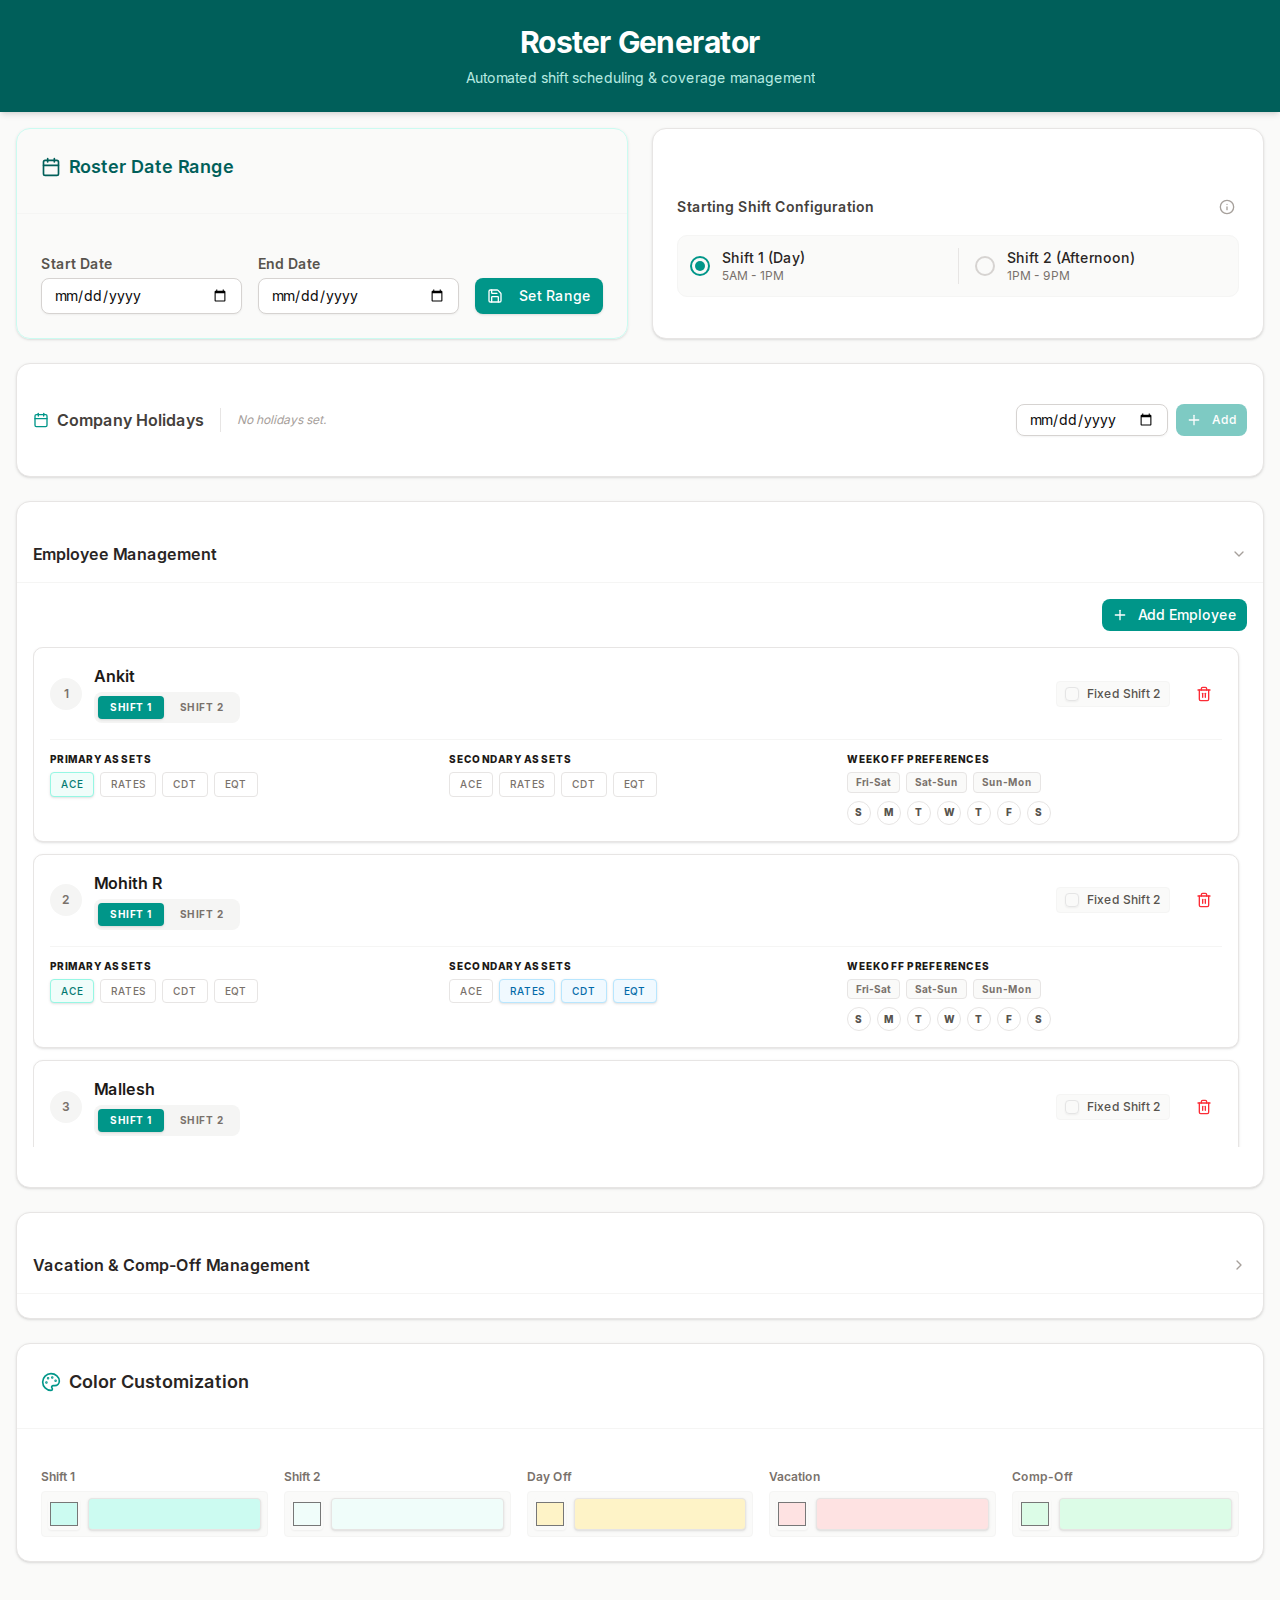
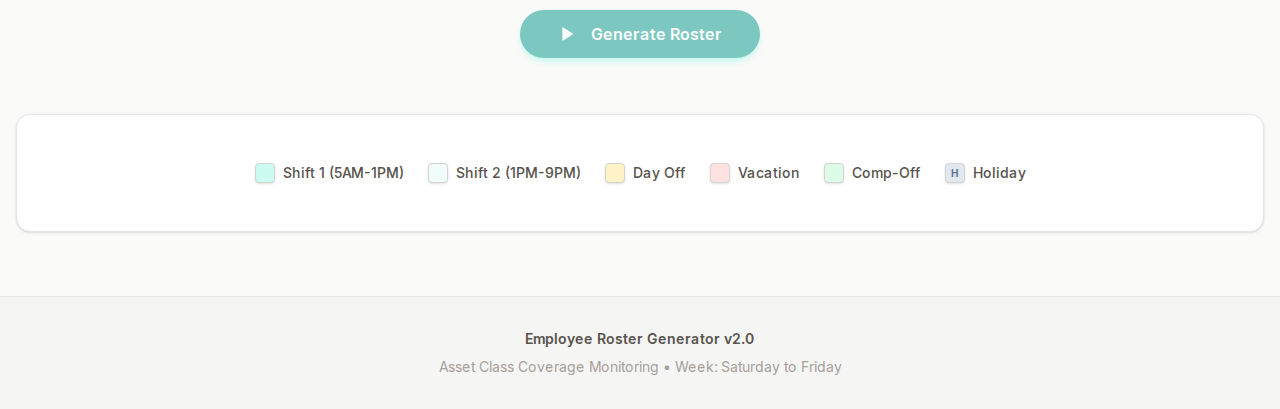
<file: index.html>
<!DOCTYPE html><!--U005BlC4rlbF1I7o70RGb--><html lang="en"><head><meta charSet="utf-8"/><meta name="viewport" content="width=device-width, initial-scale=1"/><link rel="preload" href="/_next/static/media/83afe278b6a6bb3c-s.p.3a6ba036.woff2" as="font" crossorigin="" type="font/woff2"/><link rel="stylesheet" href="/_next/static/chunks/4e20891f2fd03463.css" data-precedence="next"/><link rel="stylesheet" href="/_next/static/chunks/885c00aadb313e9b.css" data-precedence="next"/><link rel="preload" as="script" fetchPriority="low" href="/_next/static/chunks/5f8e11d2476d2135.js"/><script src="/_next/static/chunks/752bea8c8f15cedd.js" async=""></script><script src="/_next/static/chunks/2afe00f9d3940c69.js" async=""></script><script src="/_next/static/chunks/turbopack-476541d6382ac13f.js" async=""></script><script src="/_next/static/chunks/42879de7b8087bc9.js" async=""></script><script src="/_next/static/chunks/d5bd4b455ca67fe6.js" async=""></script><meta name="next-size-adjust" content=""/><title>Roster Maker | CITI Team - IBM</title><meta name="description" content="Automated shift scheduling system for asset class monitoring teams"/><meta name="generator" content="v0.app"/><link rel="icon" href="/icon.svg?icon.84f59611.svg" sizes="any" type="image/svg+xml"/><script src="/_next/static/chunks/a6dad97d9634a72d.js" noModule=""></script></head><body class="inter_5972bc34-module__OU16Qa__className antialiased"><div hidden=""><!--$--><!--/$--></div><!--$--><!--/$--><script src="/_next/static/chunks/5f8e11d2476d2135.js" id="_R_" async=""></script><script>(self.__next_f=self.__next_f||[]).push([0])</script><script>self.__next_f.push([1,"1:\"$Sreact.fragment\"\n2:I[39756,[\"/_next/static/chunks/42879de7b8087bc9.js\"],\"default\"]\n3:I[37457,[\"/_next/static/chunks/42879de7b8087bc9.js\"],\"default\"]\n4:I[2886,[\"/_next/static/chunks/d5bd4b455ca67fe6.js\"],\"RosterGeneratorApp\"]\n5:I[97367,[\"/_next/static/chunks/42879de7b8087bc9.js\"],\"OutletBoundary\"]\n6:\"$Sreact.suspense\"\n8:I[97367,[\"/_next/static/chunks/42879de7b8087bc9.js\"],\"ViewportBoundary\"]\na:I[97367,[\"/_next/static/chunks/42879de7b8087bc9.js\"],\"MetadataBoundary\"]\nc:I[68027,[],\"default\"]\n:HL[\"/_next/static/chunks/4e20891f2fd03463.css\",\"style\"]\n:HL[\"/_next/static/chunks/885c00aadb313e9b.css\",\"style\"]\n:HL[\"/_next/static/media/83afe278b6a6bb3c-s.p.3a6ba036.woff2\",\"font\",{\"crossOrigin\":\"\",\"type\":\"font/woff2\"}]\n"])</script><script>self.__next_f.push([1,"0:{\"P\":null,\"b\":\"U005BlC4rlbF1I7o70RGb\",\"c\":[\"\",\"\"],\"q\":\"\",\"i\":false,\"f\":[[[\"\",{\"children\":[\"__PAGE__\",{}]},\"$undefined\",\"$undefined\",true],[[\"$\",\"$1\",\"c\",{\"children\":[[[\"$\",\"link\",\"0\",{\"rel\":\"stylesheet\",\"href\":\"/_next/static/chunks/4e20891f2fd03463.css\",\"precedence\":\"next\",\"crossOrigin\":\"$undefined\",\"nonce\":\"$undefined\"}],[\"$\",\"link\",\"1\",{\"rel\":\"stylesheet\",\"href\":\"/_next/static/chunks/885c00aadb313e9b.css\",\"precedence\":\"next\",\"crossOrigin\":\"$undefined\",\"nonce\":\"$undefined\"}]],[\"$\",\"html\",null,{\"lang\":\"en\",\"children\":[\"$\",\"body\",null,{\"className\":\"inter_5972bc34-module__OU16Qa__className antialiased\",\"children\":[\"$\",\"$L2\",null,{\"parallelRouterKey\":\"children\",\"error\":\"$undefined\",\"errorStyles\":\"$undefined\",\"errorScripts\":\"$undefined\",\"template\":[\"$\",\"$L3\",null,{}],\"templateStyles\":\"$undefined\",\"templateScripts\":\"$undefined\",\"notFound\":[[[\"$\",\"title\",null,{\"children\":\"404: This page could not be found.\"}],[\"$\",\"div\",null,{\"style\":{\"fontFamily\":\"system-ui,\\\"Segoe UI\\\",Roboto,Helvetica,Arial,sans-serif,\\\"Apple Color Emoji\\\",\\\"Segoe UI Emoji\\\"\",\"height\":\"100vh\",\"textAlign\":\"center\",\"display\":\"flex\",\"flexDirection\":\"column\",\"alignItems\":\"center\",\"justifyContent\":\"center\"},\"children\":[\"$\",\"div\",null,{\"children\":[[\"$\",\"style\",null,{\"dangerouslySetInnerHTML\":{\"__html\":\"body{color:#000;background:#fff;margin:0}.next-error-h1{border-right:1px solid rgba(0,0,0,.3)}@media (prefers-color-scheme:dark){body{color:#fff;background:#000}.next-error-h1{border-right:1px solid rgba(255,255,255,.3)}}\"}}],[\"$\",\"h1\",null,{\"className\":\"next-error-h1\",\"style\":{\"display\":\"inline-block\",\"margin\":\"0 20px 0 0\",\"padding\":\"0 23px 0 0\",\"fontSize\":24,\"fontWeight\":500,\"verticalAlign\":\"top\",\"lineHeight\":\"49px\"},\"children\":404}],[\"$\",\"div\",null,{\"style\":{\"display\":\"inline-block\"},\"children\":[\"$\",\"h2\",null,{\"style\":{\"fontSize\":14,\"fontWeight\":400,\"lineHeight\":\"49px\",\"margin\":0},\"children\":\"This page could not be found.\"}]}]]}]}]],[]],\"forbidden\":\"$undefined\",\"unauthorized\":\"$undefined\"}]}]}]]}],{\"children\":[[\"$\",\"$1\",\"c\",{\"children\":[[\"$\",\"$L4\",null,{}],[[\"$\",\"script\",\"script-0\",{\"src\":\"/_next/static/chunks/d5bd4b455ca67fe6.js\",\"async\":true,\"nonce\":\"$undefined\"}]],[\"$\",\"$L5\",null,{\"children\":[\"$\",\"$6\",null,{\"name\":\"Next.MetadataOutlet\",\"children\":\"$@7\"}]}]]}],{},null,false,false]},null,false,false],[\"$\",\"$1\",\"h\",{\"children\":[null,[\"$\",\"$L8\",null,{\"children\":\"$@9\"}],[\"$\",\"div\",null,{\"hidden\":true,\"children\":[\"$\",\"$La\",null,{\"children\":[\"$\",\"$6\",null,{\"name\":\"Next.Metadata\",\"children\":\"$@b\"}]}]}],[\"$\",\"meta\",null,{\"name\":\"next-size-adjust\",\"content\":\"\"}]]}],false]],\"m\":\"$undefined\",\"G\":[\"$c\",[]],\"S\":true}\n"])</script><script>self.__next_f.push([1,"9:[[\"$\",\"meta\",\"0\",{\"charSet\":\"utf-8\"}],[\"$\",\"meta\",\"1\",{\"name\":\"viewport\",\"content\":\"width=device-width, initial-scale=1\"}]]\n"])</script><script>self.__next_f.push([1,"d:I[27201,[\"/_next/static/chunks/42879de7b8087bc9.js\"],\"IconMark\"]\nb:[[\"$\",\"title\",\"0\",{\"children\":\"Roster Maker | CITI Team - IBM\"}],[\"$\",\"meta\",\"1\",{\"name\":\"description\",\"content\":\"Automated shift scheduling system for asset class monitoring teams\"}],[\"$\",\"meta\",\"2\",{\"name\":\"generator\",\"content\":\"v0.app\"}],[\"$\",\"link\",\"3\",{\"rel\":\"icon\",\"href\":\"/icon.svg?icon.84f59611.svg\",\"sizes\":\"any\",\"type\":\"image/svg+xml\"}],[\"$\",\"$Ld\",\"4\",{}]]\n7:null\n"])</script></body></html>
</file>
<file: _next/static/chunks/4e20891f2fd03463.css>
@font-face{font-family:Inter;font-style:normal;font-weight:100 900;font-display:swap;src:url(../media/2c55a0e60120577a-s.2a48534a.woff2)format("woff2");unicode-range:U+460-52F,U+1C80-1C8A,U+20B4,U+2DE0-2DFF,U+A640-A69F,U+FE2E-FE2F}@font-face{font-family:Inter;font-style:normal;font-weight:100 900;font-display:swap;src:url(../media/9c72aa0f40e4eef8-s.18a48cbc.woff2)format("woff2");unicode-range:U+301,U+400-45F,U+490-491,U+4B0-4B1,U+2116}@font-face{font-family:Inter;font-style:normal;font-weight:100 900;font-display:swap;src:url(../media/ad66f9afd8947f86-s.7a40eb73.woff2)format("woff2");unicode-range:U+1F??}@font-face{font-family:Inter;font-style:normal;font-weight:100 900;font-display:swap;src:url(../media/5476f68d60460930-s.c995e352.woff2)format("woff2");unicode-range:U+370-377,U+37A-37F,U+384-38A,U+38C,U+38E-3A1,U+3A3-3FF}@font-face{font-family:Inter;font-style:normal;font-weight:100 900;font-display:swap;src:url(../media/2bbe8d2671613f1f-s.76dcb0b2.woff2)format("woff2");unicode-range:U+102-103,U+110-111,U+128-129,U+168-169,U+1A0-1A1,U+1AF-1B0,U+300-301,U+303-304,U+308-309,U+323,U+329,U+1EA0-1EF9,U+20AB}@font-face{font-family:Inter;font-style:normal;font-weight:100 900;font-display:swap;src:url(../media/1bffadaabf893a1e-s.7cd81963.woff2)format("woff2");unicode-range:U+100-2BA,U+2BD-2C5,U+2C7-2CC,U+2CE-2D7,U+2DD-2FF,U+304,U+308,U+329,U+1D00-1DBF,U+1E00-1E9F,U+1EF2-1EFF,U+2020,U+20A0-20AB,U+20AD-20C0,U+2113,U+2C60-2C7F,U+A720-A7FF}@font-face{font-family:Inter;font-style:normal;font-weight:100 900;font-display:swap;src:url(../media/83afe278b6a6bb3c-s.p.3a6ba036.woff2)format("woff2");unicode-range:U+??,U+131,U+152-153,U+2BB-2BC,U+2C6,U+2DA,U+2DC,U+304,U+308,U+329,U+2000-206F,U+20AC,U+2122,U+2191,U+2193,U+2212,U+2215,U+FEFF,U+FFFD}@font-face{font-family:Inter Fallback;src:local(Arial);ascent-override:90.44%;descent-override:22.52%;line-gap-override:0.0%;size-adjust:107.12%}.inter_5972bc34-module__OU16Qa__className{font-family:Inter,Inter Fallback;font-style:normal}
</file>
<file: _next/static/chunks/885c00aadb313e9b.css>
@layer properties{@supports (((-webkit-hyphens:none)) and (not (margin-trim:inline))) or ((-moz-orient:inline) and (not (color:rgb(from red r g b)))){*,:before,:after,::backdrop{--tw-translate-x:0;--tw-translate-y:0;--tw-translate-z:0;--tw-scale-x:1;--tw-scale-y:1;--tw-scale-z:1;--tw-rotate-x:initial;--tw-rotate-y:initial;--tw-rotate-z:initial;--tw-skew-x:initial;--tw-skew-y:initial;--tw-pan-x:initial;--tw-pan-y:initial;--tw-pinch-zoom:initial;--tw-space-y-reverse:0;--tw-space-x-reverse:0;--tw-divide-x-reverse:0;--tw-border-style:solid;--tw-divide-y-reverse:0;--tw-leading:initial;--tw-font-weight:initial;--tw-tracking:initial;--tw-ordinal:initial;--tw-slashed-zero:initial;--tw-numeric-figure:initial;--tw-numeric-spacing:initial;--tw-numeric-fraction:initial;--tw-shadow:0 0 #0000;--tw-shadow-color:initial;--tw-shadow-alpha:100%;--tw-inset-shadow:0 0 #0000;--tw-inset-shadow-color:initial;--tw-inset-shadow-alpha:100%;--tw-ring-color:initial;--tw-ring-shadow:0 0 #0000;--tw-inset-ring-color:initial;--tw-inset-ring-shadow:0 0 #0000;--tw-ring-inset:initial;--tw-ring-offset-width:0px;--tw-ring-offset-color:#fff;--tw-ring-offset-shadow:0 0 #0000;--tw-outline-style:solid;--tw-blur:initial;--tw-brightness:initial;--tw-contrast:initial;--tw-grayscale:initial;--tw-hue-rotate:initial;--tw-invert:initial;--tw-opacity:initial;--tw-saturate:initial;--tw-sepia:initial;--tw-drop-shadow:initial;--tw-drop-shadow-color:initial;--tw-drop-shadow-alpha:100%;--tw-drop-shadow-size:initial;--tw-backdrop-blur:initial;--tw-backdrop-brightness:initial;--tw-backdrop-contrast:initial;--tw-backdrop-grayscale:initial;--tw-backdrop-hue-rotate:initial;--tw-backdrop-invert:initial;--tw-backdrop-opacity:initial;--tw-backdrop-saturate:initial;--tw-backdrop-sepia:initial;--tw-duration:initial;--tw-ease:initial;--tw-content:"";--tw-animation-delay:0s;--tw-animation-direction:normal;--tw-animation-duration:initial;--tw-animation-fill-mode:forwards;--tw-animation-iteration-count:1;--tw-enter-opacity:1;--tw-enter-rotate:0;--tw-enter-scale:1;--tw-enter-translate-x:0;--tw-enter-translate-y:0;--tw-exit-opacity:1;--tw-exit-rotate:0;--tw-exit-scale:1;--tw-exit-translate-x:0;--tw-exit-translate-y:0}}}@layer theme{:root,:host{--font-mono:ui-monospace,SFMono-Regular,Menlo,Monaco,Consolas,"Liberation Mono","Courier New",monospace;--color-red-50:#fef2f2;--color-red-300:#ffa3a3;--color-red-400:#ff6568;--color-red-500:#fb2c36;--color-red-600:#e40014;--color-red-700:#bf000f;--color-amber-100:#fef3c6;--color-amber-200:#fee685;--color-amber-300:#ffd236;--color-amber-800:#953d00;--color-emerald-50:#ecfdf5;--color-emerald-200:#a4f4cf;--color-emerald-500:#00bb7f;--color-emerald-600:#009767;--color-emerald-700:#007956;--color-teal-50:#f0fdfa;--color-teal-100:#cbfbf1;--color-teal-200:#96f7e4;--color-teal-500:#00baa7;--color-teal-600:#009588;--color-teal-700:#00776e;--color-teal-800:#005f5a;--color-sky-50:#f0f9ff;--color-sky-200:#b8e6fe;--color-sky-600:#0084cc;--color-sky-700:#0069a4;--color-rose-50:#fff1f2;--color-rose-100:#ffe4e6;--color-rose-200:#ffccd3;--color-rose-500:#ff2357;--color-rose-600:#e70044;--color-rose-700:#c20039;--color-rose-800:#a30037;--color-slate-500:#62748e;--color-stone-50:#fafaf9;--color-stone-100:#f5f5f4;--color-stone-200:#e7e5e4;--color-stone-300:#d6d3d1;--color-stone-400:#a6a09b;--color-stone-500:#79716b;--color-stone-600:#57534d;--color-stone-700:#44403b;--color-stone-800:#292524;--color-stone-900:#1c1917;--color-stone-950:#0c0a09;--color-black:#000;--color-white:#fff;--spacing:.25rem;--container-sm:24rem;--container-lg:32rem;--container-7xl:80rem;--text-xs:.75rem;--text-xs--line-height:calc(1/.75);--text-sm:.875rem;--text-sm--line-height:calc(1.25/.875);--text-base:1rem;--text-base--line-height:calc(1.5/1);--text-lg:1.125rem;--text-lg--line-height:calc(1.75/1.125);--text-3xl:1.875rem;--text-3xl--line-height:calc(2.25/1.875);--font-weight-normal:400;--font-weight-medium:500;--font-weight-semibold:600;--font-weight-bold:700;--font-weight-extrabold:800;--tracking-tight:-.025em;--tracking-wide:.025em;--tracking-wider:.05em;--tracking-widest:.1em;--leading-snug:1.375;--leading-normal:1.5;--leading-relaxed:1.625;--radius-xs:.125rem;--ease-in-out:cubic-bezier(.4,0,.2,1);--animate-spin:spin 1s linear infinite;--animate-pulse:pulse 2s cubic-bezier(.4,0,.6,1)infinite;--aspect-video:16/9;--default-transition-duration:.15s;--default-transition-timing-function:cubic-bezier(.4,0,.2,1);--default-font-family:"Inter",system-ui,sans-serif;--default-mono-font-family:var(--font-mono);--color-border:var(--border)}@supports (color:lab(0% 0 0)){:root,:host{--color-red-50:lab(96.5005% 4.18511 1.52329);--color-red-300:lab(76.5514% 36.4219 15.5335);--color-red-400:lab(63.7053% 60.7449 31.3109);--color-red-500:lab(55.4814% 75.0732 48.8528);--color-red-600:lab(48.4493% 77.4328 61.5452);--color-red-700:lab(40.4273% 67.2623 53.7441);--color-amber-100:lab(95.916% -1.2165 23.111);--color-amber-200:lab(91.7203% -.505269 49.9084);--color-amber-300:lab(86.4156% 6.13147 78.3961);--color-amber-800:lab(37.8823% 37.1699 52.2718);--color-emerald-50:lab(97.8462% -6.94963 1.85487);--color-emerald-200:lab(90.2247% -31.039 9.47084);--color-emerald-500:lab(66.9756% -58.27 19.5419);--color-emerald-600:lab(55.0481% -49.9246 15.93);--color-emerald-700:lab(44.4871% -41.0396 11.0361);--color-teal-50:lab(98.3189% -4.74921 -.111723);--color-teal-100:lab(95.1845% -17.4212 -.425434);--color-teal-200:lab(90.7612% -33.1343 -.542295);--color-teal-500:lab(67.3859% -49.0983 -2.63511);--color-teal-600:lab(55.0223% -41.0774 -3.90277);--color-teal-700:lab(44.4134% -33.1436 -4.22149);--color-teal-800:lab(35.5975% -26.6648 -4.34487);--color-sky-50:lab(97.3623% -2.33799 -4.13098);--color-sky-200:lab(88.6983% -11.3978 -16.8488);--color-sky-600:lab(51.7754% -11.4713 -49.8349);--color-sky-700:lab(41.6013% -9.10804 -42.5648);--color-rose-50:lab(96.2369% 4.94152 1.28012);--color-rose-100:lab(92.8221% 9.86832 2.60077);--color-rose-200:lab(86.806% 19.1909 4.07754);--color-rose-500:lab(56.101% 79.4329 31.4532);--color-rose-600:lab(49.1882% 81.577 36.0311);--color-rose-700:lab(41.1651% 71.6251 30.3087);--color-rose-800:lab(34.6481% 60.802 20.1957);--color-slate-500:lab(48.0876% -2.03595 -16.5814);--color-stone-50:lab(98.2686% -.0991821 .364304);--color-stone-100:lab(96.5286% -.0991821 .36428);--color-stone-200:lab(91.055% .663072 .865591);--color-stone-300:lab(84.7909% .928015 1.59738);--color-stone-400:lab(66.2166% 1.88047 3.20325);--color-stone-500:lab(48.1164% 2.35698 4.26853);--color-stone-600:lab(35.5168% 1.08606 4.07829);--color-stone-700:lab(27.3812% 1.32917 3.57789);--color-stone-800:lab(15.0353% 1.96067 1.53427);--color-stone-900:lab(9.03835% 1.15297 1.92955);--color-stone-950:lab(2.86037% .455312 .568903)}}}@layer base{*,:after,:before,::backdrop{box-sizing:border-box;border:0 solid;margin:0;padding:0}::file-selector-button{box-sizing:border-box;border:0 solid;margin:0;padding:0}html,:host{-webkit-text-size-adjust:100%;tab-size:4;line-height:1.5;font-family:var(--default-font-family,ui-sans-serif,system-ui,sans-serif,"Apple Color Emoji","Segoe UI Emoji","Segoe UI Symbol","Noto Color Emoji");font-feature-settings:var(--default-font-feature-settings,normal);font-variation-settings:var(--default-font-variation-settings,normal);-webkit-tap-highlight-color:transparent}hr{height:0;color:inherit;border-top-width:1px}abbr:where([title]){-webkit-text-decoration:underline dotted;text-decoration:underline dotted}h1,h2,h3,h4,h5,h6{font-size:inherit;font-weight:inherit}a{color:inherit;-webkit-text-decoration:inherit;-webkit-text-decoration:inherit;-webkit-text-decoration:inherit;-webkit-text-decoration:inherit;text-decoration:inherit}b,strong{font-weight:bolder}code,kbd,samp,pre{font-family:var(--default-mono-font-family,ui-monospace,SFMono-Regular,Menlo,Monaco,Consolas,"Liberation Mono","Courier New",monospace);font-feature-settings:var(--default-mono-font-feature-settings,normal);font-variation-settings:var(--default-mono-font-variation-settings,normal);font-size:1em}small{font-size:80%}sub,sup{vertical-align:baseline;font-size:75%;line-height:0;position:relative}sub{bottom:-.25em}sup{top:-.5em}table{text-indent:0;border-color:inherit;border-collapse:collapse}:-moz-focusring{outline:auto}progress{vertical-align:baseline}summary{display:list-item}ol,ul,menu{list-style:none}img,svg,video,canvas,audio,iframe,embed,object{vertical-align:middle;display:block}img,video{max-width:100%;height:auto}button,input,select,optgroup,textarea{font:inherit;font-feature-settings:inherit;font-variation-settings:inherit;letter-spacing:inherit;color:inherit;opacity:1;background-color:#0000;border-radius:0}::file-selector-button{font:inherit;font-feature-settings:inherit;font-variation-settings:inherit;letter-spacing:inherit;color:inherit;opacity:1;background-color:#0000;border-radius:0}:where(select:is([multiple],[size])) optgroup{font-weight:bolder}:where(select:is([multiple],[size])) optgroup option{padding-inline-start:20px}::file-selector-button{margin-inline-end:4px}::placeholder{opacity:1}@supports (not ((-webkit-appearance:-apple-pay-button))) or (contain-intrinsic-size:1px){::placeholder{color:currentColor}@supports (color:color-mix(in lab, red, red)){::placeholder{color:color-mix(in oklab,currentcolor 50%,transparent)}}}textarea{resize:vertical}::-webkit-search-decoration{-webkit-appearance:none}::-webkit-date-and-time-value{min-height:1lh;text-align:inherit}::-webkit-datetime-edit{display:inline-flex}::-webkit-datetime-edit-fields-wrapper{padding:0}::-webkit-datetime-edit{padding-block:0}::-webkit-datetime-edit-year-field{padding-block:0}::-webkit-datetime-edit-month-field{padding-block:0}::-webkit-datetime-edit-day-field{padding-block:0}::-webkit-datetime-edit-hour-field{padding-block:0}::-webkit-datetime-edit-minute-field{padding-block:0}::-webkit-datetime-edit-second-field{padding-block:0}::-webkit-datetime-edit-millisecond-field{padding-block:0}::-webkit-datetime-edit-meridiem-field{padding-block:0}::-webkit-calendar-picker-indicator{line-height:1}:-moz-ui-invalid{box-shadow:none}button,input:where([type=button],[type=reset],[type=submit]){appearance:button}::file-selector-button{appearance:button}::-webkit-inner-spin-button{height:auto}::-webkit-outer-spin-button{height:auto}[hidden]:where(:not([hidden=until-found])){display:none!important}*{border-color:var(--border);outline-color:var(--ring)}@supports (color:color-mix(in lab, red, red)){*{outline-color:color-mix(in oklab,var(--ring)50%,transparent)}}body{background-color:var(--background);color:var(--foreground)}}@layer components;@layer utilities{.\@container\/card-header{container:card-header/inline-size}.\@container\/field-group{container:field-group/inline-size}.pointer-events-auto{pointer-events:auto}.pointer-events-none{pointer-events:none}.collapse{visibility:collapse}.invisible{visibility:hidden}.visible{visibility:visible}.sr-only{clip-path:inset(50%);white-space:nowrap;border-width:0;width:1px;height:1px;margin:-1px;padding:0;position:absolute;overflow:hidden}.not-sr-only{clip-path:none;white-space:normal;width:auto;height:auto;margin:0;padding:0;position:static;overflow:visible}.absolute{position:absolute}.fixed{position:fixed}.relative{position:relative}.static{position:static}.sticky{position:sticky}.inset-0{inset:calc(var(--spacing)*0)}.inset-x-0{inset-inline:calc(var(--spacing)*0)}.inset-y-0{inset-block:calc(var(--spacing)*0)}.-top-12{top:calc(var(--spacing)*-12)}.top-0{top:calc(var(--spacing)*0)}.top-1\.5{top:calc(var(--spacing)*1.5)}.top-1\/2{top:50%}.top-2{top:calc(var(--spacing)*2)}.top-3\.5{top:calc(var(--spacing)*3.5)}.top-4{top:calc(var(--spacing)*4)}.top-\[1px\]{top:1px}.top-\[50\%\]{top:50%}.top-\[60\%\]{top:60%}.top-full{top:100%}.-right-12{right:calc(var(--spacing)*-12)}.right-0{right:calc(var(--spacing)*0)}.right-1{right:calc(var(--spacing)*1)}.right-2{right:calc(var(--spacing)*2)}.right-3{right:calc(var(--spacing)*3)}.right-4{right:calc(var(--spacing)*4)}.-bottom-12{bottom:calc(var(--spacing)*-12)}.bottom-0{bottom:calc(var(--spacing)*0)}.-left-12{left:calc(var(--spacing)*-12)}.left-0{left:calc(var(--spacing)*0)}.left-1\/2{left:50%}.left-2{left:calc(var(--spacing)*2)}.left-\[50\%\]{left:50%}.isolate{isolation:isolate}.isolation-auto{isolation:auto}.z-10{z-index:10}.z-20{z-index:20}.z-50{z-index:50}.z-\[1\]{z-index:1}.z-\[100\]{z-index:100}.order-first{order:-9999}.order-last{order:9999}.col-start-2{grid-column-start:2}.row-span-2{grid-row:span 2/span 2}.row-start-1{grid-row-start:1}.container{width:100%}@media (min-width:40rem){.container{max-width:40rem}}@media (min-width:48rem){.container{max-width:48rem}}@media (min-width:64rem){.container{max-width:64rem}}@media (min-width:80rem){.container{max-width:80rem}}@media (min-width:96rem){.container{max-width:96rem}}.\!m-0{margin:calc(var(--spacing)*0)!important}.m-1{margin:calc(var(--spacing)*1)}.-mx-1{margin-inline:calc(var(--spacing)*-1)}.mx-1{margin-inline:calc(var(--spacing)*1)}.mx-2{margin-inline:calc(var(--spacing)*2)}.mx-3\.5{margin-inline:calc(var(--spacing)*3.5)}.mx-auto{margin-inline:auto}.-my-2{margin-block:calc(var(--spacing)*-2)}.my-0{margin-block:calc(var(--spacing)*0)}.my-0\.5{margin-block:calc(var(--spacing)*.5)}.my-1{margin-block:calc(var(--spacing)*1)}.-mt-4{margin-top:calc(var(--spacing)*-4)}.mt-1{margin-top:calc(var(--spacing)*1)}.mt-1\.5{margin-top:calc(var(--spacing)*1.5)}.mt-2{margin-top:calc(var(--spacing)*2)}.mt-4{margin-top:calc(var(--spacing)*4)}.mt-8{margin-top:calc(var(--spacing)*8)}.mt-auto{margin-top:auto}.mr-1{margin-right:calc(var(--spacing)*1)}.mr-2{margin-right:calc(var(--spacing)*2)}.mb-0\.5{margin-bottom:calc(var(--spacing)*.5)}.mb-1\.5{margin-bottom:calc(var(--spacing)*1.5)}.mb-2{margin-bottom:calc(var(--spacing)*2)}.mb-3{margin-bottom:calc(var(--spacing)*3)}.mb-4{margin-bottom:calc(var(--spacing)*4)}.mb-12{margin-bottom:calc(var(--spacing)*12)}.-ml-4{margin-left:calc(var(--spacing)*-4)}.ml-1{margin-left:calc(var(--spacing)*1)}.ml-1\.5{margin-left:calc(var(--spacing)*1.5)}.ml-4{margin-left:calc(var(--spacing)*4)}.ml-auto{margin-left:auto}.line-clamp-1{-webkit-line-clamp:1;-webkit-box-orient:vertical;display:-webkit-box;overflow:hidden}.line-clamp-2{-webkit-line-clamp:2;-webkit-box-orient:vertical;display:-webkit-box;overflow:hidden}.block{display:block}.contents{display:contents}.flex{display:flex}.flow-root{display:flow-root}.grid{display:grid}.hidden{display:none}.inline{display:inline}.inline-block{display:inline-block}.inline-flex{display:inline-flex}.inline-grid{display:inline-grid}.inline-table{display:inline-table}.list-item{display:list-item}.table{display:table}.table-caption{display:table-caption}.table-cell{display:table-cell}.table-column{display:table-column}.table-column-group{display:table-column-group}.table-footer-group{display:table-footer-group}.table-header-group{display:table-header-group}.table-row{display:table-row}.table-row-group{display:table-row-group}.field-sizing-content{field-sizing:content}.aspect-square{aspect-ratio:1}.aspect-video{aspect-ratio:var(--aspect-video)}.size-\(--cell-size\){width:var(--cell-size);height:var(--cell-size)}.size-2{width:calc(var(--spacing)*2);height:calc(var(--spacing)*2)}.size-2\.5{width:calc(var(--spacing)*2.5);height:calc(var(--spacing)*2.5)}.size-3{width:calc(var(--spacing)*3);height:calc(var(--spacing)*3)}.size-3\.5{width:calc(var(--spacing)*3.5);height:calc(var(--spacing)*3.5)}.size-4{width:calc(var(--spacing)*4);height:calc(var(--spacing)*4)}.size-6{width:calc(var(--spacing)*6);height:calc(var(--spacing)*6)}.size-7{width:calc(var(--spacing)*7);height:calc(var(--spacing)*7)}.size-8{width:calc(var(--spacing)*8);height:calc(var(--spacing)*8)}.size-9{width:calc(var(--spacing)*9);height:calc(var(--spacing)*9)}.size-10{width:calc(var(--spacing)*10);height:calc(var(--spacing)*10)}.size-auto{width:auto;height:auto}.size-full{width:100%;height:100%}.h-\(--cell-size\){height:var(--cell-size)}.h-1\.5{height:calc(var(--spacing)*1.5)}.h-2{height:calc(var(--spacing)*2)}.h-2\.5{height:calc(var(--spacing)*2.5)}.h-3{height:calc(var(--spacing)*3)}.h-3\.5{height:calc(var(--spacing)*3.5)}.h-4{height:calc(var(--spacing)*4)}.h-5{height:calc(var(--spacing)*5)}.h-6{height:calc(var(--spacing)*6)}.h-7{height:calc(var(--spacing)*7)}.h-8{height:calc(var(--spacing)*8)}.h-9{height:calc(var(--spacing)*9)}.h-10{height:calc(var(--spacing)*10)}.h-12{height:calc(var(--spacing)*12)}.h-\[1\.15rem\]{height:1.15rem}.h-\[calc\(100\%-1px\)\]{height:calc(100% - 1px)}.h-\[var\(--radix-navigation-menu-viewport-height\)\]{height:var(--radix-navigation-menu-viewport-height)}.h-\[var\(--radix-select-trigger-height\)\]{height:var(--radix-select-trigger-height)}.h-auto{height:auto}.h-full{height:100%}.h-px{height:1px}.h-svh{height:100svh}.max-h-\(--radix-context-menu-content-available-height\){max-height:var(--radix-context-menu-content-available-height)}.max-h-\(--radix-dropdown-menu-content-available-height\){max-height:var(--radix-dropdown-menu-content-available-height)}.max-h-\(--radix-select-content-available-height\){max-height:var(--radix-select-content-available-height)}.max-h-60{max-height:calc(var(--spacing)*60)}.max-h-\[300px\]{max-height:300px}.max-h-\[500px\]{max-height:500px}.max-h-screen{max-height:100vh}.min-h-0{min-height:calc(var(--spacing)*0)}.min-h-4{min-height:calc(var(--spacing)*4)}.min-h-16{min-height:calc(var(--spacing)*16)}.min-h-screen{min-height:100vh}.min-h-svh{min-height:100svh}.w-\(--cell-size\){width:var(--cell-size)}.w-\(--sidebar-width\){width:var(--sidebar-width)}.w-0{width:calc(var(--spacing)*0)}.w-1{width:calc(var(--spacing)*1)}.w-2{width:calc(var(--spacing)*2)}.w-2\.5{width:calc(var(--spacing)*2.5)}.w-3{width:calc(var(--spacing)*3)}.w-3\.5{width:calc(var(--spacing)*3.5)}.w-3\/4{width:75%}.w-4{width:calc(var(--spacing)*4)}.w-5{width:calc(var(--spacing)*5)}.w-6{width:calc(var(--spacing)*6)}.w-8{width:calc(var(--spacing)*8)}.w-9{width:calc(var(--spacing)*9)}.w-10{width:calc(var(--spacing)*10)}.w-64{width:calc(var(--spacing)*64)}.w-72{width:calc(var(--spacing)*72)}.w-80{width:calc(var(--spacing)*80)}.w-\[100px\]{width:100px}.w-auto{width:auto}.w-fit{width:fit-content}.w-full{width:100%}.w-max{width:max-content}.w-px{width:1px}.max-w-\(--skeleton-width\){max-width:var(--skeleton-width)}.max-w-7xl{max-width:var(--container-7xl)}.max-w-\[calc\(100\%-2rem\)\]{max-width:calc(100% - 2rem)}.max-w-max{max-width:max-content}.max-w-sm{max-width:var(--container-sm)}.min-w-\(--cell-size\){min-width:var(--cell-size)}.min-w-0{min-width:calc(var(--spacing)*0)}.min-w-5{min-width:calc(var(--spacing)*5)}.min-w-8{min-width:calc(var(--spacing)*8)}.min-w-9{min-width:calc(var(--spacing)*9)}.min-w-10{min-width:calc(var(--spacing)*10)}.min-w-\[8rem\]{min-width:8rem}.min-w-\[12rem\]{min-width:12rem}.min-w-\[32px\]{min-width:32px}.min-w-\[150px\]{min-width:150px}.min-w-\[180px\]{min-width:180px}.min-w-\[240px\]{min-width:240px}.min-w-\[var\(--radix-select-trigger-width\)\]{min-width:var(--radix-select-trigger-width)}.min-w-fit{min-width:fit-content}.flex-1{flex:1}.shrink{flex-shrink:1}.shrink-0{flex-shrink:0}.grow{flex-grow:1}.grow-0{flex-grow:0}.basis-full{flex-basis:100%}.caption-bottom{caption-side:bottom}.border-collapse{border-collapse:collapse}.origin-\(--radix-context-menu-content-transform-origin\){transform-origin:var(--radix-context-menu-content-transform-origin)}.origin-\(--radix-dropdown-menu-content-transform-origin\){transform-origin:var(--radix-dropdown-menu-content-transform-origin)}.origin-\(--radix-hover-card-content-transform-origin\){transform-origin:var(--radix-hover-card-content-transform-origin)}.origin-\(--radix-menubar-content-transform-origin\){transform-origin:var(--radix-menubar-content-transform-origin)}.origin-\(--radix-popover-content-transform-origin\){transform-origin:var(--radix-popover-content-transform-origin)}.origin-\(--radix-select-content-transform-origin\){transform-origin:var(--radix-select-content-transform-origin)}.origin-\(--radix-tooltip-content-transform-origin\){transform-origin:var(--radix-tooltip-content-transform-origin)}.-translate-x-1\/2{--tw-translate-x:calc(calc(1/2*100%)*-1);translate:var(--tw-translate-x)var(--tw-translate-y)}.-translate-x-px{--tw-translate-x:-1px;translate:var(--tw-translate-x)var(--tw-translate-y)}.translate-x-\[-50\%\]{--tw-translate-x:-50%;translate:var(--tw-translate-x)var(--tw-translate-y)}.translate-x-px{--tw-translate-x:1px;translate:var(--tw-translate-x)var(--tw-translate-y)}.-translate-y-1\/2{--tw-translate-y:calc(calc(1/2*100%)*-1);translate:var(--tw-translate-x)var(--tw-translate-y)}.translate-y-0\.5{--tw-translate-y:calc(var(--spacing)*.5);translate:var(--tw-translate-x)var(--tw-translate-y)}.translate-y-\[-50\%\]{--tw-translate-y:-50%;translate:var(--tw-translate-x)var(--tw-translate-y)}.translate-y-\[calc\(-50\%_-_2px\)\]{--tw-translate-y:calc(-50% - 2px);translate:var(--tw-translate-x)var(--tw-translate-y)}.translate-none{translate:none}.scale-105{--tw-scale-x:105%;--tw-scale-y:105%;--tw-scale-z:105%;scale:var(--tw-scale-x)var(--tw-scale-y)}.scale-3d{scale:var(--tw-scale-x)var(--tw-scale-y)var(--tw-scale-z)}.rotate-45{rotate:45deg}.rotate-90{rotate:90deg}.transform{transform:var(--tw-rotate-x,)var(--tw-rotate-y,)var(--tw-rotate-z,)var(--tw-skew-x,)var(--tw-skew-y,)}.animate-caret-blink{animation:1.25s ease-out infinite caret-blink}.animate-in{animation:enter var(--tw-animation-duration,var(--tw-duration,.15s))var(--tw-ease,ease)var(--tw-animation-delay,0s)var(--tw-animation-iteration-count,1)var(--tw-animation-direction,normal)var(--tw-animation-fill-mode,forwards)}.animate-pulse{animation:var(--animate-pulse)}.animate-spin{animation:var(--animate-spin)}.cursor-default{cursor:default}.cursor-not-allowed{cursor:not-allowed}.cursor-pointer{cursor:pointer}.cursor-text{cursor:text}.touch-pinch-zoom{--tw-pinch-zoom:pinch-zoom;touch-action:var(--tw-pan-x,)var(--tw-pan-y,)var(--tw-pinch-zoom,)}.touch-none{touch-action:none}.resize{resize:both}.resize-none{resize:none}.scroll-my-1{scroll-margin-block:calc(var(--spacing)*1)}.scroll-py-1{scroll-padding-block:calc(var(--spacing)*1)}.list-disc{list-style-type:disc}.list-none{list-style-type:none}.auto-rows-min{grid-auto-rows:min-content}.grid-cols-1{grid-template-columns:repeat(1,minmax(0,1fr))}.grid-cols-2{grid-template-columns:repeat(2,minmax(0,1fr))}.grid-cols-\[0_1fr\]{grid-template-columns:0 1fr}.grid-rows-\[auto_auto\]{grid-template-rows:auto auto}.flex-col{flex-direction:column}.flex-col-reverse{flex-direction:column-reverse}.flex-row{flex-direction:row}.flex-wrap{flex-wrap:wrap}.items-center{align-items:center}.items-end{align-items:flex-end}.items-start{align-items:flex-start}.items-stretch{align-items:stretch}.justify-between{justify-content:space-between}.justify-center{justify-content:center}.justify-end{justify-content:flex-end}.justify-start{justify-content:flex-start}.justify-items-start{justify-items:start}.gap-0\.5{gap:calc(var(--spacing)*.5)}.gap-1{gap:calc(var(--spacing)*1)}.gap-1\.5{gap:calc(var(--spacing)*1.5)}.gap-2{gap:calc(var(--spacing)*2)}.gap-2\.5{gap:calc(var(--spacing)*2.5)}.gap-3{gap:calc(var(--spacing)*3)}.gap-4{gap:calc(var(--spacing)*4)}.gap-6{gap:calc(var(--spacing)*6)}.gap-7{gap:calc(var(--spacing)*7)}:where(.space-y-1\.5>:not(:last-child)){--tw-space-y-reverse:0;margin-block-start:calc(calc(var(--spacing)*1.5)*var(--tw-space-y-reverse));margin-block-end:calc(calc(var(--spacing)*1.5)*calc(1 - var(--tw-space-y-reverse)))}:where(.space-y-2>:not(:last-child)){--tw-space-y-reverse:0;margin-block-start:calc(calc(var(--spacing)*2)*var(--tw-space-y-reverse));margin-block-end:calc(calc(var(--spacing)*2)*calc(1 - var(--tw-space-y-reverse)))}:where(.space-y-3>:not(:last-child)){--tw-space-y-reverse:0;margin-block-start:calc(calc(var(--spacing)*3)*var(--tw-space-y-reverse));margin-block-end:calc(calc(var(--spacing)*3)*calc(1 - var(--tw-space-y-reverse)))}:where(.space-y-4>:not(:last-child)){--tw-space-y-reverse:0;margin-block-start:calc(calc(var(--spacing)*4)*var(--tw-space-y-reverse));margin-block-end:calc(calc(var(--spacing)*4)*calc(1 - var(--tw-space-y-reverse)))}:where(.space-y-6>:not(:last-child)){--tw-space-y-reverse:0;margin-block-start:calc(calc(var(--spacing)*6)*var(--tw-space-y-reverse));margin-block-end:calc(calc(var(--spacing)*6)*calc(1 - var(--tw-space-y-reverse)))}:where(.space-y-reverse>:not(:last-child)){--tw-space-y-reverse:1}:where(.space-x-4>:not(:last-child)){--tw-space-x-reverse:0;margin-inline-start:calc(calc(var(--spacing)*4)*var(--tw-space-x-reverse));margin-inline-end:calc(calc(var(--spacing)*4)*calc(1 - var(--tw-space-x-reverse)))}:where(.space-x-reverse>:not(:last-child)){--tw-space-x-reverse:1}.gap-y-0\.5{row-gap:calc(var(--spacing)*.5)}:where(.divide-x>:not(:last-child)){--tw-divide-x-reverse:0;border-inline-style:var(--tw-border-style);border-inline-start-width:calc(1px*var(--tw-divide-x-reverse));border-inline-end-width:calc(1px*calc(1 - var(--tw-divide-x-reverse)))}:where(.divide-y>:not(:last-child)){--tw-divide-y-reverse:0;border-bottom-style:var(--tw-border-style);border-top-style:var(--tw-border-style);border-top-width:calc(1px*var(--tw-divide-y-reverse));border-bottom-width:calc(1px*calc(1 - var(--tw-divide-y-reverse)))}:where(.divide-y-reverse>:not(:last-child)){--tw-divide-y-reverse:1}.self-start{align-self:flex-start}.self-stretch{align-self:stretch}.justify-self-end{justify-self:flex-end}.truncate{text-overflow:ellipsis;white-space:nowrap;overflow:hidden}.overflow-auto{overflow:auto}.overflow-hidden{overflow:hidden}.overflow-x-auto{overflow-x:auto}.overflow-x-hidden{overflow-x:hidden}.overflow-y-auto{overflow-y:auto}.rounded{border-radius:.25rem}.rounded-\[2px\]{border-radius:2px}.rounded-\[4px\]{border-radius:4px}.rounded-\[calc\(var\(--radius\)-5px\)\]{border-radius:calc(var(--radius) - 5px)}.rounded-\[inherit\]{border-radius:inherit}.rounded-full{border-radius:3.40282e38px}.rounded-lg{border-radius:var(--radius)}.rounded-md{border-radius:calc(var(--radius) - 2px)}.rounded-none{border-radius:0}.rounded-sm{border-radius:calc(var(--radius) - 4px)}.rounded-xl{border-radius:calc(var(--radius) + 4px)}.rounded-xs{border-radius:var(--radius-xs)}.rounded-s{border-start-start-radius:.25rem;border-end-start-radius:.25rem}.rounded-ss{border-start-start-radius:.25rem}.rounded-e{border-start-end-radius:.25rem;border-end-end-radius:.25rem}.rounded-se{border-start-end-radius:.25rem}.rounded-ee{border-end-end-radius:.25rem}.rounded-es{border-end-start-radius:.25rem}.rounded-t{border-top-left-radius:.25rem;border-top-right-radius:.25rem}.rounded-l{border-top-left-radius:.25rem;border-bottom-left-radius:.25rem}.rounded-l-md{border-top-left-radius:calc(var(--radius) - 2px);border-bottom-left-radius:calc(var(--radius) - 2px)}.rounded-tl{border-top-left-radius:.25rem}.rounded-tl-sm{border-top-left-radius:calc(var(--radius) - 4px)}.rounded-r{border-top-right-radius:.25rem;border-bottom-right-radius:.25rem}.rounded-r-md{border-top-right-radius:calc(var(--radius) - 2px);border-bottom-right-radius:calc(var(--radius) - 2px)}.rounded-tr{border-top-right-radius:.25rem}.rounded-b{border-bottom-right-radius:.25rem;border-bottom-left-radius:.25rem}.rounded-br{border-bottom-right-radius:.25rem}.rounded-bl{border-bottom-left-radius:.25rem}.border{border-style:var(--tw-border-style);border-width:1px}.border-0{border-style:var(--tw-border-style);border-width:0}.border-2{border-style:var(--tw-border-style);border-width:2px}.border-\[1\.5px\]{border-style:var(--tw-border-style);border-width:1.5px}.border-x{border-inline-style:var(--tw-border-style);border-inline-width:1px}.border-y{border-block-style:var(--tw-border-style);border-block-width:1px}.border-s{border-inline-start-style:var(--tw-border-style);border-inline-start-width:1px}.border-e{border-inline-end-style:var(--tw-border-style);border-inline-end-width:1px}.border-t{border-top-style:var(--tw-border-style);border-top-width:1px}.border-r{border-right-style:var(--tw-border-style);border-right-width:1px}.border-b{border-bottom-style:var(--tw-border-style);border-bottom-width:1px}.border-l{border-left-style:var(--tw-border-style);border-left-width:1px}.border-l-2{border-left-style:var(--tw-border-style);border-left-width:2px}.border-dashed{--tw-border-style:dashed;border-style:dashed}.border-none{--tw-border-style:none;border-style:none}.border-\(--color-border\){border-color:var(--color-border)}.border-amber-300{border-color:var(--color-amber-300)}.border-border,.border-border\/50{border-color:var(--border)}@supports (color:color-mix(in lab, red, red)){.border-border\/50{border-color:color-mix(in oklab,var(--border)50%,transparent)}}.border-destructive{border-color:var(--destructive)}.border-emerald-200{border-color:var(--color-emerald-200)}.border-emerald-600{border-color:var(--color-emerald-600)}.border-input{border-color:var(--input)}.border-primary{border-color:var(--primary)}.border-rose-100{border-color:var(--color-rose-100)}.border-rose-200{border-color:var(--color-rose-200)}.border-rose-600{border-color:var(--color-rose-600)}.border-sidebar-border{border-color:var(--sidebar-border)}.border-sky-200{border-color:var(--color-sky-200)}.border-stone-100{border-color:var(--color-stone-100)}.border-stone-200{border-color:var(--color-stone-200)}.border-stone-300{border-color:var(--color-stone-300)}.border-stone-400{border-color:var(--color-stone-400)}.border-stone-800{border-color:var(--color-stone-800)}.border-stone-900{border-color:var(--color-stone-900)}.border-teal-100{border-color:var(--color-teal-100)}.border-teal-200{border-color:var(--color-teal-200)}.border-teal-600{border-color:var(--color-teal-600)}.border-transparent{border-color:#0000}.border-t-transparent{border-top-color:#0000}.border-l-transparent{border-left-color:#0000}.bg-\(--color-bg\){background-color:var(--color-bg)}.bg-accent{background-color:var(--accent)}.bg-amber-100{background-color:var(--color-amber-100)}.bg-background{background-color:var(--background)}.bg-black\/50{background-color:#00000080}@supports (color:color-mix(in lab, red, red)){.bg-black\/50{background-color:color-mix(in oklab,var(--color-black)50%,transparent)}}.bg-border{background-color:var(--border)}.bg-card{background-color:var(--card)}.bg-destructive{background-color:var(--destructive)}.bg-emerald-50{background-color:var(--color-emerald-50)}.bg-emerald-500{background-color:var(--color-emerald-500)}.bg-foreground{background-color:var(--foreground)}.bg-input{background-color:var(--input)}.bg-muted,.bg-muted\/50{background-color:var(--muted)}@supports (color:color-mix(in lab, red, red)){.bg-muted\/50{background-color:color-mix(in oklab,var(--muted)50%,transparent)}}.bg-popover{background-color:var(--popover)}.bg-primary,.bg-primary\/20{background-color:var(--primary)}@supports (color:color-mix(in lab, red, red)){.bg-primary\/20{background-color:color-mix(in oklab,var(--primary)20%,transparent)}}.bg-rose-50{background-color:var(--color-rose-50)}.bg-rose-100{background-color:var(--color-rose-100)}.bg-rose-500{background-color:var(--color-rose-500)}.bg-secondary{background-color:var(--secondary)}.bg-sidebar{background-color:var(--sidebar)}.bg-sidebar-border{background-color:var(--sidebar-border)}.bg-sky-50{background-color:var(--color-sky-50)}.bg-sky-600{background-color:var(--color-sky-600)}.bg-stone-50{background-color:var(--color-stone-50)}.bg-stone-50\/50{background-color:#fafaf980}@supports (color:color-mix(in lab, red, red)){.bg-stone-50\/50{background-color:color-mix(in oklab,var(--color-stone-50)50%,transparent)}}.bg-stone-100{background-color:var(--color-stone-100)}.bg-stone-200{background-color:var(--color-stone-200)}.bg-stone-300{background-color:var(--color-stone-300)}.bg-stone-800{background-color:var(--color-stone-800)}.bg-stone-900{background-color:var(--color-stone-900)}.bg-teal-50{background-color:var(--color-teal-50)}.bg-teal-600{background-color:var(--color-teal-600)}.bg-teal-800{background-color:var(--color-teal-800)}.bg-transparent{background-color:#0000}.bg-white{background-color:var(--color-white)}.bg-\[url\(\'https\:\/\/grainy-gradients\.vercel\.app\/noise\.svg\'\)\]{background-image:url(https://grainy-gradients.vercel.app/noise.svg)}.bg-repeat{background-repeat:repeat}.mask-no-clip{-webkit-mask-clip:no-clip;mask-clip:no-clip}.mask-repeat{-webkit-mask-repeat:repeat;mask-repeat:repeat}.fill-current{fill:currentColor}.fill-foreground{fill:var(--foreground)}.fill-primary{fill:var(--primary)}.p-0{padding:calc(var(--spacing)*0)}.p-1{padding:calc(var(--spacing)*1)}.p-1\.5{padding:calc(var(--spacing)*1.5)}.p-2{padding:calc(var(--spacing)*2)}.p-3{padding:calc(var(--spacing)*3)}.p-4{padding:calc(var(--spacing)*4)}.p-6{padding:calc(var(--spacing)*6)}.p-\[3px\]{padding:3px}.p-px{padding:1px}.px-\(--cell-size\){padding-inline:var(--cell-size)}.px-1{padding-inline:calc(var(--spacing)*1)}.px-1\.5{padding-inline:calc(var(--spacing)*1.5)}.px-2{padding-inline:calc(var(--spacing)*2)}.px-2\.5{padding-inline:calc(var(--spacing)*2.5)}.px-3{padding-inline:calc(var(--spacing)*3)}.px-4{padding-inline:calc(var(--spacing)*4)}.px-6{padding-inline:calc(var(--spacing)*6)}.px-8{padding-inline:calc(var(--spacing)*8)}.py-0\.5{padding-block:calc(var(--spacing)*.5)}.py-1{padding-block:calc(var(--spacing)*1)}.py-1\.5{padding-block:calc(var(--spacing)*1.5)}.py-2{padding-block:calc(var(--spacing)*2)}.py-3{padding-block:calc(var(--spacing)*3)}.py-4{padding-block:calc(var(--spacing)*4)}.py-6{padding-block:calc(var(--spacing)*6)}.py-8{padding-block:calc(var(--spacing)*8)}.py-12{padding-block:calc(var(--spacing)*12)}.pt-0{padding-top:calc(var(--spacing)*0)}.pt-2{padding-top:calc(var(--spacing)*2)}.pt-3{padding-top:calc(var(--spacing)*3)}.pt-4{padding-top:calc(var(--spacing)*4)}.pt-6{padding-top:calc(var(--spacing)*6)}.pr-1{padding-right:calc(var(--spacing)*1)}.pr-2{padding-right:calc(var(--spacing)*2)}.pr-2\.5{padding-right:calc(var(--spacing)*2.5)}.pr-3{padding-right:calc(var(--spacing)*3)}.pr-8{padding-right:calc(var(--spacing)*8)}.pb-3{padding-bottom:calc(var(--spacing)*3)}.pb-4{padding-bottom:calc(var(--spacing)*4)}.pl-2{padding-left:calc(var(--spacing)*2)}.pl-3{padding-left:calc(var(--spacing)*3)}.pl-4{padding-left:calc(var(--spacing)*4)}.pl-8{padding-left:calc(var(--spacing)*8)}.text-center{text-align:center}.text-left{text-align:left}.align-middle{vertical-align:middle}.font-mono{font-family:var(--font-mono)}.font-sans{font-family:Inter,system-ui,sans-serif}.text-3xl{font-size:var(--text-3xl);line-height:var(--tw-leading,var(--text-3xl--line-height))}.text-base{font-size:var(--text-base);line-height:var(--tw-leading,var(--text-base--line-height))}.text-lg{font-size:var(--text-lg);line-height:var(--tw-leading,var(--text-lg--line-height))}.text-sm{font-size:var(--text-sm);line-height:var(--tw-leading,var(--text-sm--line-height))}.text-sm\/relaxed{font-size:var(--text-sm);line-height:var(--leading-relaxed)}.text-xs{font-size:var(--text-xs);line-height:var(--tw-leading,var(--text-xs--line-height))}.text-\[0\.8rem\]{font-size:.8rem}.text-\[10px\]{font-size:10px}.leading-none{--tw-leading:1;line-height:1}.leading-normal{--tw-leading:var(--leading-normal);line-height:var(--leading-normal)}.leading-snug{--tw-leading:var(--leading-snug);line-height:var(--leading-snug)}.font-bold{--tw-font-weight:var(--font-weight-bold);font-weight:var(--font-weight-bold)}.font-extrabold{--tw-font-weight:var(--font-weight-extrabold);font-weight:var(--font-weight-extrabold)}.font-medium{--tw-font-weight:var(--font-weight-medium);font-weight:var(--font-weight-medium)}.font-normal{--tw-font-weight:var(--font-weight-normal);font-weight:var(--font-weight-normal)}.font-semibold{--tw-font-weight:var(--font-weight-semibold);font-weight:var(--font-weight-semibold)}.tracking-tight{--tw-tracking:var(--tracking-tight);letter-spacing:var(--tracking-tight)}.tracking-wide{--tw-tracking:var(--tracking-wide);letter-spacing:var(--tracking-wide)}.tracking-wider{--tw-tracking:var(--tracking-wider);letter-spacing:var(--tracking-wider)}.tracking-widest{--tw-tracking:var(--tracking-widest);letter-spacing:var(--tracking-widest)}.text-balance{text-wrap:balance}.text-wrap{text-wrap:wrap}.break-words{overflow-wrap:break-word}.text-clip{text-overflow:clip}.text-ellipsis{text-overflow:ellipsis}.whitespace-nowrap{white-space:nowrap}.text-accent-foreground{color:var(--accent-foreground)}.text-amber-800{color:var(--color-amber-800)}.text-background{color:var(--background)}.text-card-foreground{color:var(--card-foreground)}.text-current{color:currentColor}.text-destructive{color:var(--destructive)}.text-destructive-foreground{color:var(--destructive-foreground)}.text-emerald-600{color:var(--color-emerald-600)}.text-emerald-700{color:var(--color-emerald-700)}.text-foreground,.text-foreground\/50{color:var(--foreground)}@supports (color:color-mix(in lab, red, red)){.text-foreground\/50{color:color-mix(in oklab,var(--foreground)50%,transparent)}}.text-muted-foreground{color:var(--muted-foreground)}.text-popover-foreground{color:var(--popover-foreground)}.text-primary{color:var(--primary)}.text-primary-foreground{color:var(--primary-foreground)}.text-red-500{color:var(--color-red-500)}.text-rose-600{color:var(--color-rose-600)}.text-rose-700{color:var(--color-rose-700)}.text-rose-800{color:var(--color-rose-800)}.text-secondary-foreground{color:var(--secondary-foreground)}.text-sidebar-foreground,.text-sidebar-foreground\/70{color:var(--sidebar-foreground)}@supports (color:color-mix(in lab, red, red)){.text-sidebar-foreground\/70{color:color-mix(in oklab,var(--sidebar-foreground)70%,transparent)}}.text-sky-700{color:var(--color-sky-700)}.text-slate-500{color:var(--color-slate-500)}.text-stone-400{color:var(--color-stone-400)}.text-stone-500{color:var(--color-stone-500)}.text-stone-600{color:var(--color-stone-600)}.text-stone-700{color:var(--color-stone-700)}.text-stone-800{color:var(--color-stone-800)}.text-stone-900{color:var(--color-stone-900)}.text-teal-100{color:var(--color-teal-100)}.text-teal-600{color:var(--color-teal-600)}.text-teal-700{color:var(--color-teal-700)}.text-teal-800{color:var(--color-teal-800)}.text-white{color:var(--color-white)}.capitalize{text-transform:capitalize}.lowercase{text-transform:lowercase}.normal-case{text-transform:none}.uppercase{text-transform:uppercase}.italic{font-style:italic}.not-italic{font-style:normal}.diagonal-fractions{--tw-numeric-fraction:diagonal-fractions;font-variant-numeric:var(--tw-ordinal,)var(--tw-slashed-zero,)var(--tw-numeric-figure,)var(--tw-numeric-spacing,)var(--tw-numeric-fraction,)}.lining-nums{--tw-numeric-figure:lining-nums;font-variant-numeric:var(--tw-ordinal,)var(--tw-slashed-zero,)var(--tw-numeric-figure,)var(--tw-numeric-spacing,)var(--tw-numeric-fraction,)}.oldstyle-nums{--tw-numeric-figure:oldstyle-nums;font-variant-numeric:var(--tw-ordinal,)var(--tw-slashed-zero,)var(--tw-numeric-figure,)var(--tw-numeric-spacing,)var(--tw-numeric-fraction,)}.ordinal{--tw-ordinal:ordinal;font-variant-numeric:var(--tw-ordinal,)var(--tw-slashed-zero,)var(--tw-numeric-figure,)var(--tw-numeric-spacing,)var(--tw-numeric-fraction,)}.proportional-nums{--tw-numeric-spacing:proportional-nums;font-variant-numeric:var(--tw-ordinal,)var(--tw-slashed-zero,)var(--tw-numeric-figure,)var(--tw-numeric-spacing,)var(--tw-numeric-fraction,)}.slashed-zero{--tw-slashed-zero:slashed-zero;font-variant-numeric:var(--tw-ordinal,)var(--tw-slashed-zero,)var(--tw-numeric-figure,)var(--tw-numeric-spacing,)var(--tw-numeric-fraction,)}.stacked-fractions{--tw-numeric-fraction:stacked-fractions;font-variant-numeric:var(--tw-ordinal,)var(--tw-slashed-zero,)var(--tw-numeric-figure,)var(--tw-numeric-spacing,)var(--tw-numeric-fraction,)}.tabular-nums{--tw-numeric-spacing:tabular-nums;font-variant-numeric:var(--tw-ordinal,)var(--tw-slashed-zero,)var(--tw-numeric-figure,)var(--tw-numeric-spacing,)var(--tw-numeric-fraction,)}.normal-nums{font-variant-numeric:normal}.line-through{text-decoration-line:line-through}.no-underline{text-decoration-line:none}.overline{text-decoration-line:overline}.underline{text-decoration-line:underline}.underline-offset-4{text-underline-offset:4px}.antialiased{-webkit-font-smoothing:antialiased;-moz-osx-font-smoothing:grayscale}.subpixel-antialiased{-webkit-font-smoothing:auto;-moz-osx-font-smoothing:auto}.opacity-0{opacity:0}.opacity-20{opacity:.2}.opacity-50{opacity:.5}.opacity-70{opacity:.7}.opacity-80{opacity:.8}.opacity-90{opacity:.9}.opacity-100{opacity:1}.shadow{--tw-shadow:0 1px 3px 0 var(--tw-shadow-color,#0000001a),0 1px 2px -1px var(--tw-shadow-color,#0000001a);box-shadow:var(--tw-inset-shadow),var(--tw-inset-ring-shadow),var(--tw-ring-offset-shadow),var(--tw-ring-shadow),var(--tw-shadow)}.shadow-\[0_0_0_1px_hsl\(var\(--sidebar-border\)\)\]{--tw-shadow:0 0 0 1px var(--tw-shadow-color,hsl(var(--sidebar-border)));box-shadow:var(--tw-inset-shadow),var(--tw-inset-ring-shadow),var(--tw-ring-offset-shadow),var(--tw-ring-shadow),var(--tw-shadow)}.shadow-\[2px_0_5px_-2px_rgba\(0\,0\,0\,0\.1\)\]{--tw-shadow:2px 0 5px -2px var(--tw-shadow-color,#0000001a);box-shadow:var(--tw-inset-shadow),var(--tw-inset-ring-shadow),var(--tw-ring-offset-shadow),var(--tw-ring-shadow),var(--tw-shadow)}.shadow-lg{--tw-shadow:0 10px 15px -3px var(--tw-shadow-color,#0000001a),0 4px 6px -4px var(--tw-shadow-color,#0000001a);box-shadow:var(--tw-inset-shadow),var(--tw-inset-ring-shadow),var(--tw-ring-offset-shadow),var(--tw-ring-shadow),var(--tw-shadow)}.shadow-md{--tw-shadow:0 4px 6px -1px var(--tw-shadow-color,#0000001a),0 2px 4px -2px var(--tw-shadow-color,#0000001a);box-shadow:var(--tw-inset-shadow),var(--tw-inset-ring-shadow),var(--tw-ring-offset-shadow),var(--tw-ring-shadow),var(--tw-shadow)}.shadow-none{--tw-shadow:0 0 #0000;box-shadow:var(--tw-inset-shadow),var(--tw-inset-ring-shadow),var(--tw-ring-offset-shadow),var(--tw-ring-shadow),var(--tw-shadow)}.shadow-sm{--tw-shadow:0 1px 3px 0 var(--tw-shadow-color,#0000001a),0 1px 2px -1px var(--tw-shadow-color,#0000001a);box-shadow:var(--tw-inset-shadow),var(--tw-inset-ring-shadow),var(--tw-ring-offset-shadow),var(--tw-ring-shadow),var(--tw-shadow)}.shadow-xl{--tw-shadow:0 20px 25px -5px var(--tw-shadow-color,#0000001a),0 8px 10px -6px var(--tw-shadow-color,#0000001a);box-shadow:var(--tw-inset-shadow),var(--tw-inset-ring-shadow),var(--tw-ring-offset-shadow),var(--tw-ring-shadow),var(--tw-shadow)}.shadow-xs{--tw-shadow:0 1px 2px 0 var(--tw-shadow-color,#0000000d);box-shadow:var(--tw-inset-shadow),var(--tw-inset-ring-shadow),var(--tw-ring-offset-shadow),var(--tw-ring-shadow),var(--tw-shadow)}.ring-0{--tw-ring-shadow:var(--tw-ring-inset,)0 0 0 calc(0px + var(--tw-ring-offset-width))var(--tw-ring-color,currentcolor);box-shadow:var(--tw-inset-shadow),var(--tw-inset-ring-shadow),var(--tw-ring-offset-shadow),var(--tw-ring-shadow),var(--tw-shadow)}.ring-1{--tw-ring-shadow:var(--tw-ring-inset,)0 0 0 calc(1px + var(--tw-ring-offset-width))var(--tw-ring-color,currentcolor);box-shadow:var(--tw-inset-shadow),var(--tw-inset-ring-shadow),var(--tw-ring-offset-shadow),var(--tw-ring-shadow),var(--tw-shadow)}.ring-2{--tw-ring-shadow:var(--tw-ring-inset,)0 0 0 calc(2px + var(--tw-ring-offset-width))var(--tw-ring-color,currentcolor);box-shadow:var(--tw-inset-shadow),var(--tw-inset-ring-shadow),var(--tw-ring-offset-shadow),var(--tw-ring-shadow),var(--tw-shadow)}.inset-ring{--tw-inset-ring-shadow:inset 0 0 0 1px var(--tw-inset-ring-color,currentcolor);box-shadow:var(--tw-inset-shadow),var(--tw-inset-ring-shadow),var(--tw-ring-offset-shadow),var(--tw-ring-shadow),var(--tw-shadow)}.shadow-teal-200{--tw-shadow-color:#96f7e4}@supports (color:lab(0% 0 0)){.shadow-teal-200{--tw-shadow-color:lab(90.7612% -33.1343 -.542295)}}@supports (color:color-mix(in lab, red, red)){.shadow-teal-200{--tw-shadow-color:color-mix(in oklab,var(--color-teal-200)var(--tw-shadow-alpha),transparent)}}.ring-red-500{--tw-ring-color:var(--color-red-500)}.ring-ring\/50{--tw-ring-color:var(--ring)}@supports (color:color-mix(in lab, red, red)){.ring-ring\/50{--tw-ring-color:color-mix(in oklab,var(--ring)50%,transparent)}}.ring-sidebar-ring{--tw-ring-color:var(--sidebar-ring)}.ring-stone-950\/5{--tw-ring-color:#0c0a090d}@supports (color:color-mix(in lab, red, red)){.ring-stone-950\/5{--tw-ring-color:color-mix(in oklab,var(--color-stone-950)5%,transparent)}}.ring-offset-background{--tw-ring-offset-color:var(--background)}.outline-hidden{--tw-outline-style:none;outline-style:none}@media (forced-colors:active){.outline-hidden{outline-offset:2px;outline:2px solid #0000}}.\!outline{outline-style:var(--tw-outline-style)!important;outline-width:1px!important}.outline{outline-style:var(--tw-outline-style);outline-width:1px}.blur{--tw-blur:blur(8px);filter:var(--tw-blur,)var(--tw-brightness,)var(--tw-contrast,)var(--tw-grayscale,)var(--tw-hue-rotate,)var(--tw-invert,)var(--tw-saturate,)var(--tw-sepia,)var(--tw-drop-shadow,)}.drop-shadow{--tw-drop-shadow-size:drop-shadow(0 1px 2px var(--tw-drop-shadow-color,#0000001a))drop-shadow(0 1px 1px var(--tw-drop-shadow-color,#0000000f));--tw-drop-shadow:drop-shadow(0 1px 2px #0000001a)drop-shadow(0 1px 1px #0000000f);filter:var(--tw-blur,)var(--tw-brightness,)var(--tw-contrast,)var(--tw-grayscale,)var(--tw-hue-rotate,)var(--tw-invert,)var(--tw-saturate,)var(--tw-sepia,)var(--tw-drop-shadow,)}.filter{filter:var(--tw-blur,)var(--tw-brightness,)var(--tw-contrast,)var(--tw-grayscale,)var(--tw-hue-rotate,)var(--tw-invert,)var(--tw-saturate,)var(--tw-sepia,)var(--tw-drop-shadow,)}.backdrop-blur{--tw-backdrop-blur:blur(8px);-webkit-backdrop-filter:var(--tw-backdrop-blur,)var(--tw-backdrop-brightness,)var(--tw-backdrop-contrast,)var(--tw-backdrop-grayscale,)var(--tw-backdrop-hue-rotate,)var(--tw-backdrop-invert,)var(--tw-backdrop-opacity,)var(--tw-backdrop-saturate,)var(--tw-backdrop-sepia,);backdrop-filter:var(--tw-backdrop-blur,)var(--tw-backdrop-brightness,)var(--tw-backdrop-contrast,)var(--tw-backdrop-grayscale,)var(--tw-backdrop-hue-rotate,)var(--tw-backdrop-invert,)var(--tw-backdrop-opacity,)var(--tw-backdrop-saturate,)var(--tw-backdrop-sepia,)}.backdrop-grayscale{--tw-backdrop-grayscale:grayscale(100%);-webkit-backdrop-filter:var(--tw-backdrop-blur,)var(--tw-backdrop-brightness,)var(--tw-backdrop-contrast,)var(--tw-backdrop-grayscale,)var(--tw-backdrop-hue-rotate,)var(--tw-backdrop-invert,)var(--tw-backdrop-opacity,)var(--tw-backdrop-saturate,)var(--tw-backdrop-sepia,);backdrop-filter:var(--tw-backdrop-blur,)var(--tw-backdrop-brightness,)var(--tw-backdrop-contrast,)var(--tw-backdrop-grayscale,)var(--tw-backdrop-hue-rotate,)var(--tw-backdrop-invert,)var(--tw-backdrop-opacity,)var(--tw-backdrop-saturate,)var(--tw-backdrop-sepia,)}.backdrop-invert{--tw-backdrop-invert:invert(100%);-webkit-backdrop-filter:var(--tw-backdrop-blur,)var(--tw-backdrop-brightness,)var(--tw-backdrop-contrast,)var(--tw-backdrop-grayscale,)var(--tw-backdrop-hue-rotate,)var(--tw-backdrop-invert,)var(--tw-backdrop-opacity,)var(--tw-backdrop-saturate,)var(--tw-backdrop-sepia,);backdrop-filter:var(--tw-backdrop-blur,)var(--tw-backdrop-brightness,)var(--tw-backdrop-contrast,)var(--tw-backdrop-grayscale,)var(--tw-backdrop-hue-rotate,)var(--tw-backdrop-invert,)var(--tw-backdrop-opacity,)var(--tw-backdrop-saturate,)var(--tw-backdrop-sepia,)}.backdrop-sepia{--tw-backdrop-sepia:sepia(100%);-webkit-backdrop-filter:var(--tw-backdrop-blur,)var(--tw-backdrop-brightness,)var(--tw-backdrop-contrast,)var(--tw-backdrop-grayscale,)var(--tw-backdrop-hue-rotate,)var(--tw-backdrop-invert,)var(--tw-backdrop-opacity,)var(--tw-backdrop-saturate,)var(--tw-backdrop-sepia,);backdrop-filter:var(--tw-backdrop-blur,)var(--tw-backdrop-brightness,)var(--tw-backdrop-contrast,)var(--tw-backdrop-grayscale,)var(--tw-backdrop-hue-rotate,)var(--tw-backdrop-invert,)var(--tw-backdrop-opacity,)var(--tw-backdrop-saturate,)var(--tw-backdrop-sepia,)}.backdrop-filter{-webkit-backdrop-filter:var(--tw-backdrop-blur,)var(--tw-backdrop-brightness,)var(--tw-backdrop-contrast,)var(--tw-backdrop-grayscale,)var(--tw-backdrop-hue-rotate,)var(--tw-backdrop-invert,)var(--tw-backdrop-opacity,)var(--tw-backdrop-saturate,)var(--tw-backdrop-sepia,);backdrop-filter:var(--tw-backdrop-blur,)var(--tw-backdrop-brightness,)var(--tw-backdrop-contrast,)var(--tw-backdrop-grayscale,)var(--tw-backdrop-hue-rotate,)var(--tw-backdrop-invert,)var(--tw-backdrop-opacity,)var(--tw-backdrop-saturate,)var(--tw-backdrop-sepia,)}.transition{transition-property:color,background-color,border-color,outline-color,text-decoration-color,fill,stroke,--tw-gradient-from,--tw-gradient-via,--tw-gradient-to,opacity,box-shadow,transform,translate,scale,rotate,filter,-webkit-backdrop-filter,backdrop-filter,display,content-visibility,overlay,pointer-events;transition-timing-function:var(--tw-ease,var(--default-transition-timing-function));transition-duration:var(--tw-duration,var(--default-transition-duration))}.transition-\[color\,box-shadow\]{transition-property:color,box-shadow;transition-timing-function:var(--tw-ease,var(--default-transition-timing-function));transition-duration:var(--tw-duration,var(--default-transition-duration))}.transition-\[left\,right\,width\]{transition-property:left,right,width;transition-timing-function:var(--tw-ease,var(--default-transition-timing-function));transition-duration:var(--tw-duration,var(--default-transition-duration))}.transition-\[margin\,opacity\]{transition-property:margin,opacity;transition-timing-function:var(--tw-ease,var(--default-transition-timing-function));transition-duration:var(--tw-duration,var(--default-transition-duration))}.transition-\[width\,height\,padding\]{transition-property:width,height,padding;transition-timing-function:var(--tw-ease,var(--default-transition-timing-function));transition-duration:var(--tw-duration,var(--default-transition-duration))}.transition-\[width\]{transition-property:width;transition-timing-function:var(--tw-ease,var(--default-transition-timing-function));transition-duration:var(--tw-duration,var(--default-transition-duration))}.transition-all{transition-property:all;transition-timing-function:var(--tw-ease,var(--default-transition-timing-function));transition-duration:var(--tw-duration,var(--default-transition-duration))}.transition-colors{transition-property:color,background-color,border-color,outline-color,text-decoration-color,fill,stroke,--tw-gradient-from,--tw-gradient-via,--tw-gradient-to;transition-timing-function:var(--tw-ease,var(--default-transition-timing-function));transition-duration:var(--tw-duration,var(--default-transition-duration))}.transition-opacity{transition-property:opacity;transition-timing-function:var(--tw-ease,var(--default-transition-timing-function));transition-duration:var(--tw-duration,var(--default-transition-duration))}.transition-shadow{transition-property:box-shadow;transition-timing-function:var(--tw-ease,var(--default-transition-timing-function));transition-duration:var(--tw-duration,var(--default-transition-duration))}.transition-transform{transition-property:transform,translate,scale,rotate;transition-timing-function:var(--tw-ease,var(--default-transition-timing-function));transition-duration:var(--tw-duration,var(--default-transition-duration))}.transition-none{transition-property:none}.duration-100{--tw-duration:.1s;transition-duration:.1s}.duration-200{--tw-duration:.2s;transition-duration:.2s}.duration-300{--tw-duration:.3s;transition-duration:.3s}.duration-1000{--tw-duration:1s;transition-duration:1s}.ease-in-out{--tw-ease:var(--ease-in-out);transition-timing-function:var(--ease-in-out)}.ease-linear{--tw-ease:linear;transition-timing-function:linear}.fade-in-0{--tw-enter-opacity:0}.outline-none{--tw-outline-style:none;outline-style:none}.select-none{-webkit-user-select:none;user-select:none}.zoom-in-95{--tw-enter-scale:.95}.\[--cell-size\:--spacing\(8\)\]{--cell-size:calc(var(--spacing)*8)}:where(.divide-x-reverse>:not(:last-child)){--tw-divide-x-reverse:1}.fade-in{--tw-enter-opacity:0}.paused{animation-play-state:paused}.ring-inset{--tw-ring-inset:inset}.running{animation-play-state:running}.slide-in-from-bottom-2{--tw-enter-translate-y:calc(2*var(--spacing))}.zoom-in{--tw-enter-scale:0}.zoom-out{--tw-exit-scale:0}.group-focus-within\/menu-item\:opacity-100:is(:where(.group\/menu-item):focus-within *){opacity:1}@media (hover:hover){.group-hover\:opacity-100:is(:where(.group):hover *),.group-hover\/menu-item\:opacity-100:is(:where(.group\/menu-item):hover *){opacity:1}}.group-has-data-\[sidebar\=menu-action\]\/menu-item\:pr-8:is(:where(.group\/menu-item):has([data-sidebar=menu-action]) *){padding-right:calc(var(--spacing)*8)}.group-has-\[\[data-orientation\=horizontal\]\]\/field\:text-balance:is(:where(.group\/field):has([data-orientation=horizontal]) *){text-wrap:balance}.group-has-\[\[data-slot\=item-description\]\]\/item\:translate-y-0\.5:is(:where(.group\/item):has([data-slot=item-description]) *){--tw-translate-y:calc(var(--spacing)*.5);translate:var(--tw-translate-x)var(--tw-translate-y)}.group-has-\[\[data-slot\=item-description\]\]\/item\:self-start:is(:where(.group\/item):has([data-slot=item-description]) *){align-self:flex-start}.group-has-\[\>input\]\/input-group\:pt-2\.5:is(:where(.group\/input-group):has(>input) *){padding-top:calc(var(--spacing)*2.5)}.group-has-\[\>input\]\/input-group\:pb-2\.5:is(:where(.group\/input-group):has(>input) *){padding-bottom:calc(var(--spacing)*2.5)}.group-data-\[collapsible\=icon\]\:-mt-8:is(:where(.group)[data-collapsible=icon] *){margin-top:calc(var(--spacing)*-8)}.group-data-\[collapsible\=icon\]\:hidden:is(:where(.group)[data-collapsible=icon] *){display:none}.group-data-\[collapsible\=icon\]\:size-8\!:is(:where(.group)[data-collapsible=icon] *){width:calc(var(--spacing)*8)!important;height:calc(var(--spacing)*8)!important}.group-data-\[collapsible\=icon\]\:w-\(--sidebar-width-icon\):is(:where(.group)[data-collapsible=icon] *){width:var(--sidebar-width-icon)}.group-data-\[collapsible\=icon\]\:w-\[calc\(var\(--sidebar-width-icon\)\+\(--spacing\(4\)\)\)\]:is(:where(.group)[data-collapsible=icon] *){width:calc(var(--sidebar-width-icon) + (calc(var(--spacing)*4)))}.group-data-\[collapsible\=icon\]\:w-\[calc\(var\(--sidebar-width-icon\)\+\(--spacing\(4\)\)\+2px\)\]:is(:where(.group)[data-collapsible=icon] *){width:calc(var(--sidebar-width-icon) + (calc(var(--spacing)*4)) + 2px)}.group-data-\[collapsible\=icon\]\:overflow-hidden:is(:where(.group)[data-collapsible=icon] *){overflow:hidden}.group-data-\[collapsible\=icon\]\:p-0\!:is(:where(.group)[data-collapsible=icon] *){padding:calc(var(--spacing)*0)!important}.group-data-\[collapsible\=icon\]\:p-2\!:is(:where(.group)[data-collapsible=icon] *){padding:calc(var(--spacing)*2)!important}.group-data-\[collapsible\=icon\]\:opacity-0:is(:where(.group)[data-collapsible=icon] *){opacity:0}.group-data-\[collapsible\=offcanvas\]\:right-\[calc\(var\(--sidebar-width\)\*-1\)\]:is(:where(.group)[data-collapsible=offcanvas] *){right:calc(var(--sidebar-width)*-1)}.group-data-\[collapsible\=offcanvas\]\:left-\[calc\(var\(--sidebar-width\)\*-1\)\]:is(:where(.group)[data-collapsible=offcanvas] *){left:calc(var(--sidebar-width)*-1)}.group-data-\[collapsible\=offcanvas\]\:w-0:is(:where(.group)[data-collapsible=offcanvas] *){width:calc(var(--spacing)*0)}.group-data-\[collapsible\=offcanvas\]\:translate-x-0:is(:where(.group)[data-collapsible=offcanvas] *){--tw-translate-x:calc(var(--spacing)*0);translate:var(--tw-translate-x)var(--tw-translate-y)}.group-data-\[disabled\=true\]\:pointer-events-none:is(:where(.group)[data-disabled=true] *){pointer-events:none}.group-data-\[disabled\=true\]\:opacity-50:is(:where(.group)[data-disabled=true] *),.group-data-\[disabled\=true\]\/field\:opacity-50:is(:where(.group\/field)[data-disabled=true] *),.group-data-\[disabled\=true\]\/input-group\:opacity-50:is(:where(.group\/input-group)[data-disabled=true] *){opacity:.5}.group-data-\[focused\=true\]\/day\:relative:is(:where(.group\/day)[data-focused=true] *){position:relative}.group-data-\[focused\=true\]\/day\:z-10:is(:where(.group\/day)[data-focused=true] *){z-index:10}.group-data-\[focused\=true\]\/day\:border-ring:is(:where(.group\/day)[data-focused=true] *){border-color:var(--ring)}.group-data-\[focused\=true\]\/day\:ring-\[3px\]:is(:where(.group\/day)[data-focused=true] *){--tw-ring-shadow:var(--tw-ring-inset,)0 0 0 calc(3px + var(--tw-ring-offset-width))var(--tw-ring-color,currentcolor);box-shadow:var(--tw-inset-shadow),var(--tw-inset-ring-shadow),var(--tw-ring-offset-shadow),var(--tw-ring-shadow),var(--tw-shadow)}.group-data-\[focused\=true\]\/day\:ring-ring\/50:is(:where(.group\/day)[data-focused=true] *){--tw-ring-color:var(--ring)}@supports (color:color-mix(in lab, red, red)){.group-data-\[focused\=true\]\/day\:ring-ring\/50:is(:where(.group\/day)[data-focused=true] *){--tw-ring-color:color-mix(in oklab,var(--ring)50%,transparent)}}.group-data-\[side\=left\]\:-right-4:is(:where(.group)[data-side=left] *){right:calc(var(--spacing)*-4)}.group-data-\[side\=left\]\:border-r:is(:where(.group)[data-side=left] *){border-right-style:var(--tw-border-style);border-right-width:1px}.group-data-\[side\=right\]\:left-0:is(:where(.group)[data-side=right] *){left:calc(var(--spacing)*0)}.group-data-\[side\=right\]\:rotate-180:is(:where(.group)[data-side=right] *){rotate:180deg}.group-data-\[side\=right\]\:border-l:is(:where(.group)[data-side=right] *){border-left-style:var(--tw-border-style);border-left-width:1px}.group-data-\[state\=open\]\:rotate-180:is(:where(.group)[data-state=open] *){rotate:180deg}.group-data-\[variant\=floating\]\:rounded-lg:is(:where(.group)[data-variant=floating] *){border-radius:var(--radius)}.group-data-\[variant\=floating\]\:border:is(:where(.group)[data-variant=floating] *){border-style:var(--tw-border-style);border-width:1px}.group-data-\[variant\=floating\]\:border-sidebar-border:is(:where(.group)[data-variant=floating] *){border-color:var(--sidebar-border)}.group-data-\[variant\=floating\]\:shadow-sm:is(:where(.group)[data-variant=floating] *){--tw-shadow:0 1px 3px 0 var(--tw-shadow-color,#0000001a),0 1px 2px -1px var(--tw-shadow-color,#0000001a);box-shadow:var(--tw-inset-shadow),var(--tw-inset-ring-shadow),var(--tw-ring-offset-shadow),var(--tw-ring-shadow),var(--tw-shadow)}.group-data-\[variant\=outline\]\/field-group\:-mb-2:is(:where(.group\/field-group)[data-variant=outline] *){margin-bottom:calc(var(--spacing)*-2)}.group-data-\[vaul-drawer-direction\=bottom\]\/drawer-content\:block:is(:where(.group\/drawer-content)[data-vaul-drawer-direction=bottom] *){display:block}.group-data-\[vaul-drawer-direction\=bottom\]\/drawer-content\:text-center:is(:where(.group\/drawer-content)[data-vaul-drawer-direction=bottom] *),.group-data-\[vaul-drawer-direction\=top\]\/drawer-content\:text-center:is(:where(.group\/drawer-content)[data-vaul-drawer-direction=top] *){text-align:center}.group-data-\[viewport\=false\]\/navigation-menu\:top-full:is(:where(.group\/navigation-menu)[data-viewport=false] *){top:100%}.group-data-\[viewport\=false\]\/navigation-menu\:mt-1\.5:is(:where(.group\/navigation-menu)[data-viewport=false] *){margin-top:calc(var(--spacing)*1.5)}.group-data-\[viewport\=false\]\/navigation-menu\:overflow-hidden:is(:where(.group\/navigation-menu)[data-viewport=false] *){overflow:hidden}.group-data-\[viewport\=false\]\/navigation-menu\:rounded-md:is(:where(.group\/navigation-menu)[data-viewport=false] *){border-radius:calc(var(--radius) - 2px)}.group-data-\[viewport\=false\]\/navigation-menu\:border:is(:where(.group\/navigation-menu)[data-viewport=false] *){border-style:var(--tw-border-style);border-width:1px}.group-data-\[viewport\=false\]\/navigation-menu\:bg-popover:is(:where(.group\/navigation-menu)[data-viewport=false] *){background-color:var(--popover)}.group-data-\[viewport\=false\]\/navigation-menu\:text-popover-foreground:is(:where(.group\/navigation-menu)[data-viewport=false] *){color:var(--popover-foreground)}.group-data-\[viewport\=false\]\/navigation-menu\:shadow:is(:where(.group\/navigation-menu)[data-viewport=false] *){--tw-shadow:0 1px 3px 0 var(--tw-shadow-color,#0000001a),0 1px 2px -1px var(--tw-shadow-color,#0000001a);box-shadow:var(--tw-inset-shadow),var(--tw-inset-ring-shadow),var(--tw-ring-offset-shadow),var(--tw-ring-shadow),var(--tw-shadow)}.group-data-\[viewport\=false\]\/navigation-menu\:duration-200:is(:where(.group\/navigation-menu)[data-viewport=false] *){--tw-duration:.2s;transition-duration:.2s}.group-\[\.destructive\]\:border-muted\/40:is(:where(.group).destructive *){border-color:var(--muted)}@supports (color:color-mix(in lab, red, red)){.group-\[\.destructive\]\:border-muted\/40:is(:where(.group).destructive *){border-color:color-mix(in oklab,var(--muted)40%,transparent)}}.group-\[\.destructive\]\:text-red-300:is(:where(.group).destructive *){color:var(--color-red-300)}@media (hover:hover){.peer-hover\/menu-button\:text-sidebar-accent-foreground:is(:where(.peer\/menu-button):hover~*){color:var(--sidebar-accent-foreground)}}.peer-disabled\:cursor-not-allowed:is(:where(.peer):disabled~*){cursor:not-allowed}.peer-disabled\:opacity-50:is(:where(.peer):disabled~*){opacity:.5}.peer-data-\[active\=true\]\/menu-button\:text-sidebar-accent-foreground:is(:where(.peer\/menu-button)[data-active=true]~*){color:var(--sidebar-accent-foreground)}.peer-data-\[size\=default\]\/menu-button\:top-1\.5:is(:where(.peer\/menu-button)[data-size=default]~*){top:calc(var(--spacing)*1.5)}.peer-data-\[size\=lg\]\/menu-button\:top-2\.5:is(:where(.peer\/menu-button)[data-size=lg]~*){top:calc(var(--spacing)*2.5)}.peer-data-\[size\=sm\]\/menu-button\:top-1:is(:where(.peer\/menu-button)[data-size=sm]~*){top:calc(var(--spacing)*1)}.selection\:bg-primary ::selection,.selection\:bg-primary::selection{background-color:var(--primary)}.selection\:text-primary-foreground ::selection,.selection\:text-primary-foreground::selection{color:var(--primary-foreground)}.file\:inline-flex::file-selector-button{display:inline-flex}.file\:h-7::file-selector-button{height:calc(var(--spacing)*7)}.file\:border-0::file-selector-button{border-style:var(--tw-border-style);border-width:0}.file\:bg-transparent::file-selector-button{background-color:#0000}.file\:text-sm::file-selector-button{font-size:var(--text-sm);line-height:var(--tw-leading,var(--text-sm--line-height))}.file\:font-medium::file-selector-button{--tw-font-weight:var(--font-weight-medium);font-weight:var(--font-weight-medium)}.file\:text-foreground::file-selector-button{color:var(--foreground)}.placeholder\:text-muted-foreground::placeholder{color:var(--muted-foreground)}.after\:absolute:after{content:var(--tw-content);position:absolute}.after\:-inset-2:after{content:var(--tw-content);inset:calc(var(--spacing)*-2)}.after\:inset-y-0:after{content:var(--tw-content);inset-block:calc(var(--spacing)*0)}.after\:left-1\/2:after{content:var(--tw-content);left:50%}.after\:w-1:after{content:var(--tw-content);width:calc(var(--spacing)*1)}.after\:w-\[2px\]:after{content:var(--tw-content);width:2px}.after\:-translate-x-1\/2:after{content:var(--tw-content);--tw-translate-x:calc(calc(1/2*100%)*-1);translate:var(--tw-translate-x)var(--tw-translate-y)}.group-data-\[collapsible\=offcanvas\]\:after\:left-full:is(:where(.group)[data-collapsible=offcanvas] *):after{content:var(--tw-content);left:100%}.first\:rounded-l-md:first-child{border-top-left-radius:calc(var(--radius) - 2px);border-bottom-left-radius:calc(var(--radius) - 2px)}.first\:border-l:first-child{border-left-style:var(--tw-border-style);border-left-width:1px}.last\:mt-0:last-child{margin-top:calc(var(--spacing)*0)}.last\:mb-0:last-child{margin-bottom:calc(var(--spacing)*0)}.last\:rounded-r-md:last-child{border-top-right-radius:calc(var(--radius) - 2px);border-bottom-right-radius:calc(var(--radius) - 2px)}.last\:border-b-0:last-child{border-bottom-style:var(--tw-border-style);border-bottom-width:0}@media (hover:hover){.hover\:scale-105:hover{--tw-scale-x:105%;--tw-scale-y:105%;--tw-scale-z:105%;scale:var(--tw-scale-x)var(--tw-scale-y)}.hover\:bg-accent:hover{background-color:var(--accent)}.hover\:bg-amber-200:hover{background-color:var(--color-amber-200)}.hover\:bg-destructive\/90:hover{background-color:var(--destructive)}@supports (color:color-mix(in lab, red, red)){.hover\:bg-destructive\/90:hover{background-color:color-mix(in oklab,var(--destructive)90%,transparent)}}.hover\:bg-emerald-600:hover{background-color:var(--color-emerald-600)}.hover\:bg-muted:hover,.hover\:bg-muted\/50:hover{background-color:var(--muted)}@supports (color:color-mix(in lab, red, red)){.hover\:bg-muted\/50:hover{background-color:color-mix(in oklab,var(--muted)50%,transparent)}}.hover\:bg-primary\/90:hover{background-color:var(--primary)}@supports (color:color-mix(in lab, red, red)){.hover\:bg-primary\/90:hover{background-color:color-mix(in oklab,var(--primary)90%,transparent)}}.hover\:bg-red-50:hover{background-color:var(--color-red-50)}.hover\:bg-rose-600:hover{background-color:var(--color-rose-600)}.hover\:bg-secondary:hover,.hover\:bg-secondary\/80:hover{background-color:var(--secondary)}@supports (color:color-mix(in lab, red, red)){.hover\:bg-secondary\/80:hover{background-color:color-mix(in oklab,var(--secondary)80%,transparent)}}.hover\:bg-sidebar-accent:hover{background-color:var(--sidebar-accent)}.hover\:bg-stone-50:hover{background-color:var(--color-stone-50)}.hover\:bg-stone-100:hover{background-color:var(--color-stone-100)}.hover\:bg-stone-200:hover{background-color:var(--color-stone-200)}.hover\:bg-teal-100:hover{background-color:var(--color-teal-100)}.hover\:bg-teal-700:hover{background-color:var(--color-teal-700)}.hover\:bg-white:hover{background-color:var(--color-white)}.hover\:text-accent-foreground:hover{color:var(--accent-foreground)}.hover\:text-foreground:hover{color:var(--foreground)}.hover\:text-muted-foreground:hover{color:var(--muted-foreground)}.hover\:text-red-500:hover{color:var(--color-red-500)}.hover\:text-red-700:hover{color:var(--color-red-700)}.hover\:text-sidebar-accent-foreground:hover{color:var(--sidebar-accent-foreground)}.hover\:text-stone-700:hover{color:var(--color-stone-700)}.hover\:text-stone-900:hover{color:var(--color-stone-900)}.hover\:text-teal-600:hover{color:var(--color-teal-600)}.hover\:underline:hover{text-decoration-line:underline}.hover\:opacity-100:hover{opacity:1}.hover\:shadow-\[0_0_0_1px_hsl\(var\(--sidebar-accent\)\)\]:hover{--tw-shadow:0 0 0 1px var(--tw-shadow-color,hsl(var(--sidebar-accent)));box-shadow:var(--tw-inset-shadow),var(--tw-inset-ring-shadow),var(--tw-ring-offset-shadow),var(--tw-ring-shadow),var(--tw-shadow)}.hover\:shadow-md:hover{--tw-shadow:0 4px 6px -1px var(--tw-shadow-color,#0000001a),0 2px 4px -2px var(--tw-shadow-color,#0000001a);box-shadow:var(--tw-inset-shadow),var(--tw-inset-ring-shadow),var(--tw-ring-offset-shadow),var(--tw-ring-shadow),var(--tw-shadow)}.hover\:ring-4:hover{--tw-ring-shadow:var(--tw-ring-inset,)0 0 0 calc(4px + var(--tw-ring-offset-width))var(--tw-ring-color,currentcolor);box-shadow:var(--tw-inset-shadow),var(--tw-inset-ring-shadow),var(--tw-ring-offset-shadow),var(--tw-ring-shadow),var(--tw-shadow)}.hover\:group-data-\[collapsible\=offcanvas\]\:bg-sidebar:hover:is(:where(.group)[data-collapsible=offcanvas] *){background-color:var(--sidebar)}.group-\[\.destructive\]\:hover\:border-destructive\/30:is(:where(.group).destructive *):hover{border-color:var(--destructive)}@supports (color:color-mix(in lab, red, red)){.group-\[\.destructive\]\:hover\:border-destructive\/30:is(:where(.group).destructive *):hover{border-color:color-mix(in oklab,var(--destructive)30%,transparent)}}.group-\[\.destructive\]\:hover\:bg-destructive:is(:where(.group).destructive *):hover{background-color:var(--destructive)}.group-\[\.destructive\]\:hover\:text-destructive-foreground:is(:where(.group).destructive *):hover{color:var(--destructive-foreground)}.group-\[\.destructive\]\:hover\:text-red-50:is(:where(.group).destructive *):hover{color:var(--color-red-50)}.hover\:after\:bg-sidebar-border:hover:after{content:var(--tw-content);background-color:var(--sidebar-border)}}.focus\:z-10:focus{z-index:10}.focus\:border-teal-500:focus{border-color:var(--color-teal-500)}.focus\:bg-accent:focus{background-color:var(--accent)}.focus\:text-accent-foreground:focus{color:var(--accent-foreground)}.focus\:opacity-100:focus{opacity:1}.focus\:ring-2:focus{--tw-ring-shadow:var(--tw-ring-inset,)0 0 0 calc(2px + var(--tw-ring-offset-width))var(--tw-ring-color,currentcolor);box-shadow:var(--tw-inset-shadow),var(--tw-inset-ring-shadow),var(--tw-ring-offset-shadow),var(--tw-ring-shadow),var(--tw-shadow)}.focus\:ring-ring:focus{--tw-ring-color:var(--ring)}.focus\:ring-teal-500:focus{--tw-ring-color:var(--color-teal-500)}.focus\:ring-offset-2:focus{--tw-ring-offset-width:2px;--tw-ring-offset-shadow:var(--tw-ring-inset,)0 0 0 var(--tw-ring-offset-width)var(--tw-ring-offset-color)}.focus\:outline-hidden:focus{--tw-outline-style:none;outline-style:none}@media (forced-colors:active){.focus\:outline-hidden:focus{outline-offset:2px;outline:2px solid #0000}}.focus\:outline-none:focus{--tw-outline-style:none;outline-style:none}.group-\[\.destructive\]\:focus\:ring-destructive:is(:where(.group).destructive *):focus{--tw-ring-color:var(--destructive)}.group-\[\.destructive\]\:focus\:ring-red-400:is(:where(.group).destructive *):focus{--tw-ring-color:var(--color-red-400)}.group-\[\.destructive\]\:focus\:ring-offset-red-600:is(:where(.group).destructive *):focus{--tw-ring-offset-color:var(--color-red-600)}.focus-visible\:z-10:focus-visible{z-index:10}.focus-visible\:border-ring:focus-visible{border-color:var(--ring)}.focus-visible\:ring-0:focus-visible{--tw-ring-shadow:var(--tw-ring-inset,)0 0 0 calc(0px + var(--tw-ring-offset-width))var(--tw-ring-color,currentcolor);box-shadow:var(--tw-inset-shadow),var(--tw-inset-ring-shadow),var(--tw-ring-offset-shadow),var(--tw-ring-shadow),var(--tw-shadow)}.focus-visible\:ring-1:focus-visible{--tw-ring-shadow:var(--tw-ring-inset,)0 0 0 calc(1px + var(--tw-ring-offset-width))var(--tw-ring-color,currentcolor);box-shadow:var(--tw-inset-shadow),var(--tw-inset-ring-shadow),var(--tw-ring-offset-shadow),var(--tw-ring-shadow),var(--tw-shadow)}.focus-visible\:ring-2:focus-visible{--tw-ring-shadow:var(--tw-ring-inset,)0 0 0 calc(2px + var(--tw-ring-offset-width))var(--tw-ring-color,currentcolor);box-shadow:var(--tw-inset-shadow),var(--tw-inset-ring-shadow),var(--tw-ring-offset-shadow),var(--tw-ring-shadow),var(--tw-shadow)}.focus-visible\:ring-4:focus-visible{--tw-ring-shadow:var(--tw-ring-inset,)0 0 0 calc(4px + var(--tw-ring-offset-width))var(--tw-ring-color,currentcolor);box-shadow:var(--tw-inset-shadow),var(--tw-inset-ring-shadow),var(--tw-ring-offset-shadow),var(--tw-ring-shadow),var(--tw-shadow)}.focus-visible\:ring-\[3px\]:focus-visible{--tw-ring-shadow:var(--tw-ring-inset,)0 0 0 calc(3px + var(--tw-ring-offset-width))var(--tw-ring-color,currentcolor);box-shadow:var(--tw-inset-shadow),var(--tw-inset-ring-shadow),var(--tw-ring-offset-shadow),var(--tw-ring-shadow),var(--tw-shadow)}.focus-visible\:ring-destructive\/20:focus-visible{--tw-ring-color:var(--destructive)}@supports (color:color-mix(in lab, red, red)){.focus-visible\:ring-destructive\/20:focus-visible{--tw-ring-color:color-mix(in oklab,var(--destructive)20%,transparent)}}.focus-visible\:ring-ring:focus-visible,.focus-visible\:ring-ring\/50:focus-visible{--tw-ring-color:var(--ring)}@supports (color:color-mix(in lab, red, red)){.focus-visible\:ring-ring\/50:focus-visible{--tw-ring-color:color-mix(in oklab,var(--ring)50%,transparent)}}.focus-visible\:ring-offset-1:focus-visible{--tw-ring-offset-width:1px;--tw-ring-offset-shadow:var(--tw-ring-inset,)0 0 0 var(--tw-ring-offset-width)var(--tw-ring-offset-color)}.focus-visible\:outline-hidden:focus-visible{--tw-outline-style:none;outline-style:none}@media (forced-colors:active){.focus-visible\:outline-hidden:focus-visible{outline-offset:2px;outline:2px solid #0000}}.focus-visible\:outline-1:focus-visible{outline-style:var(--tw-outline-style);outline-width:1px}.focus-visible\:outline-ring:focus-visible{outline-color:var(--ring)}.active\:scale-95:active{--tw-scale-x:95%;--tw-scale-y:95%;--tw-scale-z:95%;scale:var(--tw-scale-x)var(--tw-scale-y)}.active\:bg-sidebar-accent:active{background-color:var(--sidebar-accent)}.active\:text-sidebar-accent-foreground:active{color:var(--sidebar-accent-foreground)}.disabled\:pointer-events-none:disabled{pointer-events:none}.disabled\:cursor-not-allowed:disabled{cursor:not-allowed}.disabled\:opacity-50:disabled{opacity:.5}:where([data-side=left]) .in-data-\[side\=left\]\:cursor-w-resize{cursor:w-resize}:where([data-side=right]) .in-data-\[side\=right\]\:cursor-e-resize{cursor:e-resize}.has-focus\:border-ring:has(:focus){border-color:var(--ring)}.has-focus\:ring-\[3px\]:has(:focus){--tw-ring-shadow:var(--tw-ring-inset,)0 0 0 calc(3px + var(--tw-ring-offset-width))var(--tw-ring-color,currentcolor);box-shadow:var(--tw-inset-shadow),var(--tw-inset-ring-shadow),var(--tw-ring-offset-shadow),var(--tw-ring-shadow),var(--tw-shadow)}.has-focus\:ring-ring\/50:has(:focus){--tw-ring-color:var(--ring)}@supports (color:color-mix(in lab, red, red)){.has-focus\:ring-ring\/50:has(:focus){--tw-ring-color:color-mix(in oklab,var(--ring)50%,transparent)}}.has-disabled\:opacity-50:has(:disabled){opacity:.5}.has-data-\[slot\=card-action\]\:grid-cols-\[1fr_auto\]:has([data-slot=card-action]){grid-template-columns:1fr auto}.has-data-\[state\=checked\]\:border-primary:has([data-state=checked]){border-color:var(--primary)}.has-data-\[state\=checked\]\:bg-primary\/5:has([data-state=checked]){background-color:var(--primary)}@supports (color:color-mix(in lab, red, red)){.has-data-\[state\=checked\]\:bg-primary\/5:has([data-state=checked]){background-color:color-mix(in oklab,var(--primary)5%,transparent)}}.has-data-\[variant\=inset\]\:bg-sidebar:has([data-variant=inset]){background-color:var(--sidebar)}.has-\[\[data-slot\=input-group-control\]\:focus-visible\]\:border-ring:has([data-slot=input-group-control]:focus-visible){border-color:var(--ring)}.has-\[\[data-slot\=input-group-control\]\:focus-visible\]\:ring-\[3px\]:has([data-slot=input-group-control]:focus-visible){--tw-ring-shadow:var(--tw-ring-inset,)0 0 0 calc(3px + var(--tw-ring-offset-width))var(--tw-ring-color,currentcolor);box-shadow:var(--tw-inset-shadow),var(--tw-inset-ring-shadow),var(--tw-ring-offset-shadow),var(--tw-ring-shadow),var(--tw-shadow)}.has-\[\[data-slot\=input-group-control\]\:focus-visible\]\:ring-ring\/50:has([data-slot=input-group-control]:focus-visible){--tw-ring-color:var(--ring)}@supports (color:color-mix(in lab, red, red)){.has-\[\[data-slot\=input-group-control\]\:focus-visible\]\:ring-ring\/50:has([data-slot=input-group-control]:focus-visible){--tw-ring-color:color-mix(in oklab,var(--ring)50%,transparent)}}.has-\[\[data-slot\]\[aria-invalid\=true\]\]\:border-destructive:has([data-slot][aria-invalid=true]){border-color:var(--destructive)}.has-\[\[data-slot\]\[aria-invalid\=true\]\]\:ring-destructive\/20:has([data-slot][aria-invalid=true]){--tw-ring-color:var(--destructive)}@supports (color:color-mix(in lab, red, red)){.has-\[\[data-slot\]\[aria-invalid\=true\]\]\:ring-destructive\/20:has([data-slot][aria-invalid=true]){--tw-ring-color:color-mix(in oklab,var(--destructive)20%,transparent)}}.has-\[\>\[data-align\=block-end\]\]\:h-auto:has(>[data-align=block-end]){height:auto}.has-\[\>\[data-align\=block-end\]\]\:flex-col:has(>[data-align=block-end]){flex-direction:column}.has-\[\>\[data-align\=block-start\]\]\:h-auto:has(>[data-align=block-start]){height:auto}.has-\[\>\[data-align\=block-start\]\]\:flex-col:has(>[data-align=block-start]){flex-direction:column}.has-\[\>\[data-slot\=button-group\]\]\:gap-2:has(>[data-slot=button-group]){gap:calc(var(--spacing)*2)}.has-\[\>\[data-slot\=checkbox-group\]\]\:gap-3:has(>[data-slot=checkbox-group]){gap:calc(var(--spacing)*3)}.has-\[\>\[data-slot\=field-content\]\]\:items-start:has(>[data-slot=field-content]){align-items:flex-start}.has-\[\>\[data-slot\=field\]\]\:w-full:has(>[data-slot=field]){width:100%}.has-\[\>\[data-slot\=field\]\]\:flex-col:has(>[data-slot=field]){flex-direction:column}.has-\[\>\[data-slot\=field\]\]\:rounded-md:has(>[data-slot=field]){border-radius:calc(var(--radius) - 2px)}.has-\[\>\[data-slot\=field\]\]\:border:has(>[data-slot=field]){border-style:var(--tw-border-style);border-width:1px}.has-\[\>\[data-slot\=radio-group\]\]\:gap-3:has(>[data-slot=radio-group]){gap:calc(var(--spacing)*3)}.has-\[\>button\]\:mr-\[-0\.4rem\]:has(>button){margin-right:-.4rem}.has-\[\>button\]\:ml-\[-0\.45rem\]:has(>button){margin-left:-.45rem}.has-\[\>kbd\]\:mr-\[-0\.35rem\]:has(>kbd){margin-right:-.35rem}.has-\[\>kbd\]\:ml-\[-0\.35rem\]:has(>kbd){margin-left:-.35rem}.has-\[\>svg\]\:grid-cols-\[calc\(var\(--spacing\)\*4\)_1fr\]:has(>svg){grid-template-columns:calc(var(--spacing)*4)1fr}.has-\[\>svg\]\:gap-x-3:has(>svg){column-gap:calc(var(--spacing)*3)}.has-\[\>svg\]\:p-0:has(>svg){padding:calc(var(--spacing)*0)}.has-\[\>svg\]\:px-2:has(>svg){padding-inline:calc(var(--spacing)*2)}.has-\[\>svg\]\:px-2\.5:has(>svg){padding-inline:calc(var(--spacing)*2.5)}.has-\[\>svg\]\:px-3:has(>svg){padding-inline:calc(var(--spacing)*3)}.has-\[\>svg\]\:px-4:has(>svg){padding-inline:calc(var(--spacing)*4)}.has-\[\>textarea\]\:h-auto:has(>textarea){height:auto}.aria-disabled\:pointer-events-none[aria-disabled=true]{pointer-events:none}.aria-disabled\:opacity-50[aria-disabled=true]{opacity:.5}.aria-invalid\:border-destructive[aria-invalid=true]{border-color:var(--destructive)}.aria-invalid\:ring-destructive\/20[aria-invalid=true]{--tw-ring-color:var(--destructive)}@supports (color:color-mix(in lab, red, red)){.aria-invalid\:ring-destructive\/20[aria-invalid=true]{--tw-ring-color:color-mix(in oklab,var(--destructive)20%,transparent)}}.aria-selected\:text-muted-foreground[aria-selected=true]{color:var(--muted-foreground)}.data-\[active\=true\]\:z-10[data-active=true]{z-index:10}.data-\[active\=true\]\:border-ring[data-active=true]{border-color:var(--ring)}.data-\[active\=true\]\:bg-accent\/50[data-active=true]{background-color:var(--accent)}@supports (color:color-mix(in lab, red, red)){.data-\[active\=true\]\:bg-accent\/50[data-active=true]{background-color:color-mix(in oklab,var(--accent)50%,transparent)}}.data-\[active\=true\]\:bg-sidebar-accent[data-active=true]{background-color:var(--sidebar-accent)}.data-\[active\=true\]\:font-medium[data-active=true]{--tw-font-weight:var(--font-weight-medium);font-weight:var(--font-weight-medium)}.data-\[active\=true\]\:text-accent-foreground[data-active=true]{color:var(--accent-foreground)}.data-\[active\=true\]\:text-sidebar-accent-foreground[data-active=true]{color:var(--sidebar-accent-foreground)}.data-\[active\=true\]\:ring-\[3px\][data-active=true]{--tw-ring-shadow:var(--tw-ring-inset,)0 0 0 calc(3px + var(--tw-ring-offset-width))var(--tw-ring-color,currentcolor);box-shadow:var(--tw-inset-shadow),var(--tw-inset-ring-shadow),var(--tw-ring-offset-shadow),var(--tw-ring-shadow),var(--tw-shadow)}.data-\[active\=true\]\:ring-ring\/50[data-active=true]{--tw-ring-color:var(--ring)}@supports (color:color-mix(in lab, red, red)){.data-\[active\=true\]\:ring-ring\/50[data-active=true]{--tw-ring-color:color-mix(in oklab,var(--ring)50%,transparent)}}@media (hover:hover){.data-\[active\=true\]\:hover\:bg-accent[data-active=true]:hover{background-color:var(--accent)}}.data-\[active\=true\]\:focus\:bg-accent[data-active=true]:focus{background-color:var(--accent)}.data-\[active\=true\]\:aria-invalid\:border-destructive[data-active=true][aria-invalid=true]{border-color:var(--destructive)}.data-\[active\=true\]\:aria-invalid\:ring-destructive\/20[data-active=true][aria-invalid=true]{--tw-ring-color:var(--destructive)}@supports (color:color-mix(in lab, red, red)){.data-\[active\=true\]\:aria-invalid\:ring-destructive\/20[data-active=true][aria-invalid=true]{--tw-ring-color:color-mix(in oklab,var(--destructive)20%,transparent)}}.data-\[disabled\]\:pointer-events-none[data-disabled]{pointer-events:none}.data-\[disabled\]\:opacity-50[data-disabled]{opacity:.5}.data-\[disabled\=true\]\:pointer-events-none[data-disabled=true]{pointer-events:none}.data-\[disabled\=true\]\:opacity-50[data-disabled=true]{opacity:.5}.data-\[error\=true\]\:text-destructive[data-error=true]{color:var(--destructive)}.data-\[inset\]\:pl-8[data-inset]{padding-left:calc(var(--spacing)*8)}.data-\[invalid\=true\]\:text-destructive[data-invalid=true]{color:var(--destructive)}.data-\[motion\=from-end\]\:slide-in-from-right-52[data-motion=from-end]{--tw-enter-translate-x:calc(52*var(--spacing))}.data-\[motion\=from-start\]\:slide-in-from-left-52[data-motion=from-start]{--tw-enter-translate-x:calc(52*var(--spacing)*-1)}.data-\[motion\=to-end\]\:slide-out-to-right-52[data-motion=to-end]{--tw-exit-translate-x:calc(52*var(--spacing))}.data-\[motion\=to-start\]\:slide-out-to-left-52[data-motion=to-start]{--tw-exit-translate-x:calc(52*var(--spacing)*-1)}.data-\[motion\^\=from-\]\:animate-in[data-motion^=from-]{animation:enter var(--tw-animation-duration,var(--tw-duration,.15s))var(--tw-ease,ease)var(--tw-animation-delay,0s)var(--tw-animation-iteration-count,1)var(--tw-animation-direction,normal)var(--tw-animation-fill-mode,forwards)}.data-\[motion\^\=from-\]\:fade-in[data-motion^=from-]{--tw-enter-opacity:0}.data-\[motion\^\=to-\]\:animate-out[data-motion^=to-]{animation:exit var(--tw-animation-duration,var(--tw-duration,.15s))var(--tw-ease,ease)var(--tw-animation-delay,0s)var(--tw-animation-iteration-count,1)var(--tw-animation-direction,normal)var(--tw-animation-fill-mode,forwards)}.data-\[motion\^\=to-\]\:fade-out[data-motion^=to-]{--tw-exit-opacity:0}.data-\[orientation\=horizontal\]\:h-1\.5[data-orientation=horizontal]{height:calc(var(--spacing)*1.5)}.data-\[orientation\=horizontal\]\:h-full[data-orientation=horizontal]{height:100%}.data-\[orientation\=horizontal\]\:h-px[data-orientation=horizontal]{height:1px}.data-\[orientation\=horizontal\]\:w-full[data-orientation=horizontal]{width:100%}.data-\[orientation\=vertical\]\:h-auto[data-orientation=vertical]{height:auto}.data-\[orientation\=vertical\]\:h-full[data-orientation=vertical]{height:100%}.data-\[orientation\=vertical\]\:min-h-44[data-orientation=vertical]{min-height:calc(var(--spacing)*44)}.data-\[orientation\=vertical\]\:w-1\.5[data-orientation=vertical]{width:calc(var(--spacing)*1.5)}.data-\[orientation\=vertical\]\:w-auto[data-orientation=vertical]{width:auto}.data-\[orientation\=vertical\]\:w-full[data-orientation=vertical]{width:100%}.data-\[orientation\=vertical\]\:w-px[data-orientation=vertical]{width:1px}.data-\[orientation\=vertical\]\:flex-col[data-orientation=vertical]{flex-direction:column}.data-\[panel-group-direction\=vertical\]\:h-px[data-panel-group-direction=vertical]{height:1px}.data-\[panel-group-direction\=vertical\]\:w-full[data-panel-group-direction=vertical]{width:100%}.data-\[panel-group-direction\=vertical\]\:flex-col[data-panel-group-direction=vertical]{flex-direction:column}.data-\[panel-group-direction\=vertical\]\:after\:left-0[data-panel-group-direction=vertical]:after{content:var(--tw-content);left:calc(var(--spacing)*0)}.data-\[panel-group-direction\=vertical\]\:after\:h-1[data-panel-group-direction=vertical]:after{content:var(--tw-content);height:calc(var(--spacing)*1)}.data-\[panel-group-direction\=vertical\]\:after\:w-full[data-panel-group-direction=vertical]:after{content:var(--tw-content);width:100%}.data-\[panel-group-direction\=vertical\]\:after\:translate-x-0[data-panel-group-direction=vertical]:after{content:var(--tw-content);--tw-translate-x:calc(var(--spacing)*0);translate:var(--tw-translate-x)var(--tw-translate-y)}.data-\[panel-group-direction\=vertical\]\:after\:-translate-y-1\/2[data-panel-group-direction=vertical]:after{content:var(--tw-content);--tw-translate-y:calc(calc(1/2*100%)*-1);translate:var(--tw-translate-x)var(--tw-translate-y)}.data-\[placeholder\]\:text-muted-foreground[data-placeholder]{color:var(--muted-foreground)}.data-\[range-end\=true\]\:rounded-md[data-range-end=true]{border-radius:calc(var(--radius) - 2px)}.data-\[range-end\=true\]\:rounded-r-md[data-range-end=true]{border-top-right-radius:calc(var(--radius) - 2px);border-bottom-right-radius:calc(var(--radius) - 2px)}.data-\[range-end\=true\]\:bg-primary[data-range-end=true]{background-color:var(--primary)}.data-\[range-end\=true\]\:text-primary-foreground[data-range-end=true]{color:var(--primary-foreground)}.data-\[range-middle\=true\]\:rounded-none[data-range-middle=true]{border-radius:0}.data-\[range-middle\=true\]\:bg-accent[data-range-middle=true]{background-color:var(--accent)}.data-\[range-middle\=true\]\:text-accent-foreground[data-range-middle=true]{color:var(--accent-foreground)}.data-\[range-start\=true\]\:rounded-md[data-range-start=true]{border-radius:calc(var(--radius) - 2px)}.data-\[range-start\=true\]\:rounded-l-md[data-range-start=true]{border-top-left-radius:calc(var(--radius) - 2px);border-bottom-left-radius:calc(var(--radius) - 2px)}.data-\[range-start\=true\]\:bg-primary[data-range-start=true]{background-color:var(--primary)}.data-\[range-start\=true\]\:text-primary-foreground[data-range-start=true]{color:var(--primary-foreground)}.data-\[selected-single\=true\]\:bg-primary[data-selected-single=true]{background-color:var(--primary)}.data-\[selected-single\=true\]\:text-primary-foreground[data-selected-single=true]{color:var(--primary-foreground)}.data-\[selected\=true\]\:rounded-none[data-selected=true]{border-radius:0}.data-\[selected\=true\]\:bg-accent[data-selected=true]{background-color:var(--accent)}.data-\[selected\=true\]\:text-accent-foreground[data-selected=true]{color:var(--accent-foreground)}.data-\[side\=bottom\]\:translate-y-1[data-side=bottom]{--tw-translate-y:calc(var(--spacing)*1);translate:var(--tw-translate-x)var(--tw-translate-y)}.data-\[side\=bottom\]\:slide-in-from-top-2[data-side=bottom]{--tw-enter-translate-y:calc(2*var(--spacing)*-1)}.data-\[side\=left\]\:-translate-x-1[data-side=left]{--tw-translate-x:calc(var(--spacing)*-1);translate:var(--tw-translate-x)var(--tw-translate-y)}.data-\[side\=left\]\:slide-in-from-right-2[data-side=left]{--tw-enter-translate-x:calc(2*var(--spacing))}.data-\[side\=right\]\:translate-x-1[data-side=right]{--tw-translate-x:calc(var(--spacing)*1);translate:var(--tw-translate-x)var(--tw-translate-y)}.data-\[side\=right\]\:slide-in-from-left-2[data-side=right]{--tw-enter-translate-x:calc(2*var(--spacing)*-1)}.data-\[side\=top\]\:-translate-y-1[data-side=top]{--tw-translate-y:calc(var(--spacing)*-1);translate:var(--tw-translate-x)var(--tw-translate-y)}.data-\[side\=top\]\:slide-in-from-bottom-2[data-side=top]{--tw-enter-translate-y:calc(2*var(--spacing))}.data-\[size\=default\]\:h-9[data-size=default]{height:calc(var(--spacing)*9)}.data-\[size\=sm\]\:h-8[data-size=sm]{height:calc(var(--spacing)*8)}:is(.\*\:data-\[slot\=alert-description\]\:text-destructive\/90>*)[data-slot=alert-description]{color:var(--destructive)}@supports (color:color-mix(in lab, red, red)){:is(.\*\:data-\[slot\=alert-description\]\:text-destructive\/90>*)[data-slot=alert-description]{color:color-mix(in oklab,var(--destructive)90%,transparent)}}.data-\[slot\=checkbox-group\]\:gap-3[data-slot=checkbox-group]{gap:calc(var(--spacing)*3)}:is(.\*\*\:data-\[slot\=command-input-wrapper\]\:h-12 *)[data-slot=command-input-wrapper]{height:calc(var(--spacing)*12)}:is(.\*\*\:data-\[slot\=navigation-menu-link\]\:focus\:ring-0 *)[data-slot=navigation-menu-link]:focus{--tw-ring-shadow:var(--tw-ring-inset,)0 0 0 calc(0px + var(--tw-ring-offset-width))var(--tw-ring-color,currentcolor);box-shadow:var(--tw-inset-shadow),var(--tw-inset-ring-shadow),var(--tw-ring-offset-shadow),var(--tw-ring-shadow),var(--tw-shadow)}:is(.\*\*\:data-\[slot\=navigation-menu-link\]\:focus\:outline-none *)[data-slot=navigation-menu-link]:focus{--tw-outline-style:none;outline-style:none}:is(.\*\:data-\[slot\=select-value\]\:line-clamp-1>*)[data-slot=select-value]{-webkit-line-clamp:1;-webkit-box-orient:vertical;display:-webkit-box;overflow:hidden}:is(.\*\:data-\[slot\=select-value\]\:flex>*)[data-slot=select-value]{display:flex}:is(.\*\:data-\[slot\=select-value\]\:items-center>*)[data-slot=select-value]{align-items:center}:is(.\*\:data-\[slot\=select-value\]\:gap-2>*)[data-slot=select-value]{gap:calc(var(--spacing)*2)}.data-\[state\=active\]\:bg-background[data-state=active]{background-color:var(--background)}.data-\[state\=active\]\:shadow-sm[data-state=active]{--tw-shadow:0 1px 3px 0 var(--tw-shadow-color,#0000001a),0 1px 2px -1px var(--tw-shadow-color,#0000001a);box-shadow:var(--tw-inset-shadow),var(--tw-inset-ring-shadow),var(--tw-ring-offset-shadow),var(--tw-ring-shadow),var(--tw-shadow)}.data-\[state\=checked\]\:translate-x-\[calc\(100\%-2px\)\][data-state=checked]{--tw-translate-x:calc(100% - 2px);translate:var(--tw-translate-x)var(--tw-translate-y)}.data-\[state\=checked\]\:border-primary[data-state=checked]{border-color:var(--primary)}.data-\[state\=checked\]\:bg-primary[data-state=checked]{background-color:var(--primary)}.data-\[state\=checked\]\:bg-stone-800[data-state=checked]{background-color:var(--color-stone-800)}.data-\[state\=checked\]\:text-primary-foreground[data-state=checked]{color:var(--primary-foreground)}.data-\[state\=closed\]\:animate-accordion-up[data-state=closed]{animation:accordion-up var(--tw-animation-duration,var(--tw-duration,.2s))ease-out}.data-\[state\=closed\]\:animate-out[data-state=closed]{animation:exit var(--tw-animation-duration,var(--tw-duration,.15s))var(--tw-ease,ease)var(--tw-animation-delay,0s)var(--tw-animation-iteration-count,1)var(--tw-animation-direction,normal)var(--tw-animation-fill-mode,forwards)}.data-\[state\=closed\]\:duration-300[data-state=closed]{--tw-duration:.3s;transition-duration:.3s}.data-\[state\=closed\]\:fade-out-0[data-state=closed]{--tw-exit-opacity:0}.data-\[state\=closed\]\:fade-out-80[data-state=closed]{--tw-exit-opacity:.8}.data-\[state\=closed\]\:zoom-out-95[data-state=closed]{--tw-exit-scale:.95}.data-\[state\=closed\]\:slide-out-to-bottom[data-state=closed]{--tw-exit-translate-y:100%}.data-\[state\=closed\]\:slide-out-to-left[data-state=closed]{--tw-exit-translate-x:-100%}.data-\[state\=closed\]\:slide-out-to-right[data-state=closed]{--tw-exit-translate-x:100%}.data-\[state\=closed\]\:slide-out-to-right-full[data-state=closed]{--tw-exit-translate-x:calc(1*100%)}.data-\[state\=closed\]\:slide-out-to-top[data-state=closed]{--tw-exit-translate-y:-100%}.group-data-\[viewport\=false\]\/navigation-menu\:data-\[state\=closed\]\:animate-out:is(:where(.group\/navigation-menu)[data-viewport=false] *)[data-state=closed]{animation:exit var(--tw-animation-duration,var(--tw-duration,.15s))var(--tw-ease,ease)var(--tw-animation-delay,0s)var(--tw-animation-iteration-count,1)var(--tw-animation-direction,normal)var(--tw-animation-fill-mode,forwards)}.group-data-\[viewport\=false\]\/navigation-menu\:data-\[state\=closed\]\:fade-out-0:is(:where(.group\/navigation-menu)[data-viewport=false] *)[data-state=closed]{--tw-exit-opacity:0}.group-data-\[viewport\=false\]\/navigation-menu\:data-\[state\=closed\]\:zoom-out-95:is(:where(.group\/navigation-menu)[data-viewport=false] *)[data-state=closed]{--tw-exit-scale:.95}.data-\[state\=hidden\]\:animate-out[data-state=hidden]{animation:exit var(--tw-animation-duration,var(--tw-duration,.15s))var(--tw-ease,ease)var(--tw-animation-delay,0s)var(--tw-animation-iteration-count,1)var(--tw-animation-direction,normal)var(--tw-animation-fill-mode,forwards)}.data-\[state\=hidden\]\:fade-out[data-state=hidden]{--tw-exit-opacity:0}.data-\[state\=on\]\:bg-accent[data-state=on]{background-color:var(--accent)}.data-\[state\=on\]\:text-accent-foreground[data-state=on]{color:var(--accent-foreground)}.data-\[state\=open\]\:animate-accordion-down[data-state=open]{animation:accordion-down var(--tw-animation-duration,var(--tw-duration,.2s))ease-out}.data-\[state\=open\]\:animate-in[data-state=open]{animation:enter var(--tw-animation-duration,var(--tw-duration,.15s))var(--tw-ease,ease)var(--tw-animation-delay,0s)var(--tw-animation-iteration-count,1)var(--tw-animation-direction,normal)var(--tw-animation-fill-mode,forwards)}.data-\[state\=open\]\:bg-accent[data-state=open],.data-\[state\=open\]\:bg-accent\/50[data-state=open]{background-color:var(--accent)}@supports (color:color-mix(in lab, red, red)){.data-\[state\=open\]\:bg-accent\/50[data-state=open]{background-color:color-mix(in oklab,var(--accent)50%,transparent)}}.data-\[state\=open\]\:bg-secondary[data-state=open]{background-color:var(--secondary)}.data-\[state\=open\]\:text-accent-foreground[data-state=open]{color:var(--accent-foreground)}.data-\[state\=open\]\:text-muted-foreground[data-state=open]{color:var(--muted-foreground)}.data-\[state\=open\]\:opacity-100[data-state=open]{opacity:1}.data-\[state\=open\]\:duration-500[data-state=open]{--tw-duration:.5s;transition-duration:.5s}.data-\[state\=open\]\:fade-in-0[data-state=open]{--tw-enter-opacity:0}.data-\[state\=open\]\:zoom-in-90[data-state=open]{--tw-enter-scale:.9}.data-\[state\=open\]\:zoom-in-95[data-state=open]{--tw-enter-scale:.95}.data-\[state\=open\]\:slide-in-from-bottom[data-state=open]{--tw-enter-translate-y:100%}.data-\[state\=open\]\:slide-in-from-left[data-state=open]{--tw-enter-translate-x:-100%}.data-\[state\=open\]\:slide-in-from-right[data-state=open]{--tw-enter-translate-x:100%}.data-\[state\=open\]\:slide-in-from-top[data-state=open]{--tw-enter-translate-y:-100%}.data-\[state\=open\]\:slide-in-from-top-full[data-state=open]{--tw-enter-translate-y:calc(1*-100%)}.group-data-\[viewport\=false\]\/navigation-menu\:data-\[state\=open\]\:animate-in:is(:where(.group\/navigation-menu)[data-viewport=false] *)[data-state=open]{animation:enter var(--tw-animation-duration,var(--tw-duration,.15s))var(--tw-ease,ease)var(--tw-animation-delay,0s)var(--tw-animation-iteration-count,1)var(--tw-animation-direction,normal)var(--tw-animation-fill-mode,forwards)}.group-data-\[viewport\=false\]\/navigation-menu\:data-\[state\=open\]\:fade-in-0:is(:where(.group\/navigation-menu)[data-viewport=false] *)[data-state=open]{--tw-enter-opacity:0}.group-data-\[viewport\=false\]\/navigation-menu\:data-\[state\=open\]\:zoom-in-95:is(:where(.group\/navigation-menu)[data-viewport=false] *)[data-state=open]{--tw-enter-scale:.95}@media (hover:hover){.data-\[state\=open\]\:hover\:bg-accent[data-state=open]:hover{background-color:var(--accent)}.data-\[state\=open\]\:hover\:bg-sidebar-accent[data-state=open]:hover{background-color:var(--sidebar-accent)}.data-\[state\=open\]\:hover\:text-sidebar-accent-foreground[data-state=open]:hover{color:var(--sidebar-accent-foreground)}}.data-\[state\=open\]\:focus\:bg-accent[data-state=open]:focus{background-color:var(--accent)}.data-\[state\=selected\]\:bg-muted[data-state=selected]{background-color:var(--muted)}.data-\[state\=unchecked\]\:translate-x-0[data-state=unchecked]{--tw-translate-x:calc(var(--spacing)*0);translate:var(--tw-translate-x)var(--tw-translate-y)}.data-\[state\=unchecked\]\:bg-input[data-state=unchecked]{background-color:var(--input)}.data-\[state\=visible\]\:animate-in[data-state=visible]{animation:enter var(--tw-animation-duration,var(--tw-duration,.15s))var(--tw-ease,ease)var(--tw-animation-delay,0s)var(--tw-animation-iteration-count,1)var(--tw-animation-direction,normal)var(--tw-animation-fill-mode,forwards)}.data-\[state\=visible\]\:fade-in[data-state=visible]{--tw-enter-opacity:0}.data-\[swipe\=cancel\]\:translate-x-0[data-swipe=cancel]{--tw-translate-x:calc(var(--spacing)*0);translate:var(--tw-translate-x)var(--tw-translate-y)}.data-\[swipe\=end\]\:translate-x-\[var\(--radix-toast-swipe-end-x\)\][data-swipe=end]{--tw-translate-x:var(--radix-toast-swipe-end-x);translate:var(--tw-translate-x)var(--tw-translate-y)}.data-\[swipe\=end\]\:animate-out[data-swipe=end]{animation:exit var(--tw-animation-duration,var(--tw-duration,.15s))var(--tw-ease,ease)var(--tw-animation-delay,0s)var(--tw-animation-iteration-count,1)var(--tw-animation-direction,normal)var(--tw-animation-fill-mode,forwards)}.data-\[swipe\=move\]\:translate-x-\[var\(--radix-toast-swipe-move-x\)\][data-swipe=move]{--tw-translate-x:var(--radix-toast-swipe-move-x);translate:var(--tw-translate-x)var(--tw-translate-y)}.data-\[swipe\=move\]\:transition-none[data-swipe=move]{transition-property:none}.data-\[variant\=destructive\]\:text-destructive[data-variant=destructive]{color:var(--destructive)}.data-\[variant\=destructive\]\:focus\:bg-destructive\/10[data-variant=destructive]:focus{background-color:var(--destructive)}@supports (color:color-mix(in lab, red, red)){.data-\[variant\=destructive\]\:focus\:bg-destructive\/10[data-variant=destructive]:focus{background-color:color-mix(in oklab,var(--destructive)10%,transparent)}}.data-\[variant\=destructive\]\:focus\:text-destructive[data-variant=destructive]:focus{color:var(--destructive)}.data-\[variant\=label\]\:text-sm[data-variant=label]{font-size:var(--text-sm);line-height:var(--tw-leading,var(--text-sm--line-height))}.data-\[variant\=legend\]\:text-base[data-variant=legend]{font-size:var(--text-base);line-height:var(--tw-leading,var(--text-base--line-height))}.data-\[variant\=outline\]\:border-l-0[data-variant=outline]{border-left-style:var(--tw-border-style);border-left-width:0}.data-\[variant\=outline\]\:shadow-xs[data-variant=outline]{--tw-shadow:0 1px 2px 0 var(--tw-shadow-color,#0000000d);box-shadow:var(--tw-inset-shadow),var(--tw-inset-ring-shadow),var(--tw-ring-offset-shadow),var(--tw-ring-shadow),var(--tw-shadow)}.data-\[variant\=outline\]\:first\:border-l[data-variant=outline]:first-child{border-left-style:var(--tw-border-style);border-left-width:1px}.data-\[vaul-drawer-direction\=bottom\]\:inset-x-0[data-vaul-drawer-direction=bottom]{inset-inline:calc(var(--spacing)*0)}.data-\[vaul-drawer-direction\=bottom\]\:bottom-0[data-vaul-drawer-direction=bottom]{bottom:calc(var(--spacing)*0)}.data-\[vaul-drawer-direction\=bottom\]\:mt-24[data-vaul-drawer-direction=bottom]{margin-top:calc(var(--spacing)*24)}.data-\[vaul-drawer-direction\=bottom\]\:max-h-\[80vh\][data-vaul-drawer-direction=bottom]{max-height:80vh}.data-\[vaul-drawer-direction\=bottom\]\:rounded-t-lg[data-vaul-drawer-direction=bottom]{border-top-left-radius:var(--radius);border-top-right-radius:var(--radius)}.data-\[vaul-drawer-direction\=bottom\]\:border-t[data-vaul-drawer-direction=bottom]{border-top-style:var(--tw-border-style);border-top-width:1px}.data-\[vaul-drawer-direction\=left\]\:inset-y-0[data-vaul-drawer-direction=left]{inset-block:calc(var(--spacing)*0)}.data-\[vaul-drawer-direction\=left\]\:left-0[data-vaul-drawer-direction=left]{left:calc(var(--spacing)*0)}.data-\[vaul-drawer-direction\=left\]\:w-3\/4[data-vaul-drawer-direction=left]{width:75%}.data-\[vaul-drawer-direction\=left\]\:border-r[data-vaul-drawer-direction=left]{border-right-style:var(--tw-border-style);border-right-width:1px}.data-\[vaul-drawer-direction\=right\]\:inset-y-0[data-vaul-drawer-direction=right]{inset-block:calc(var(--spacing)*0)}.data-\[vaul-drawer-direction\=right\]\:right-0[data-vaul-drawer-direction=right]{right:calc(var(--spacing)*0)}.data-\[vaul-drawer-direction\=right\]\:w-3\/4[data-vaul-drawer-direction=right]{width:75%}.data-\[vaul-drawer-direction\=right\]\:border-l[data-vaul-drawer-direction=right]{border-left-style:var(--tw-border-style);border-left-width:1px}.data-\[vaul-drawer-direction\=top\]\:inset-x-0[data-vaul-drawer-direction=top]{inset-inline:calc(var(--spacing)*0)}.data-\[vaul-drawer-direction\=top\]\:top-0[data-vaul-drawer-direction=top]{top:calc(var(--spacing)*0)}.data-\[vaul-drawer-direction\=top\]\:mb-24[data-vaul-drawer-direction=top]{margin-bottom:calc(var(--spacing)*24)}.data-\[vaul-drawer-direction\=top\]\:max-h-\[80vh\][data-vaul-drawer-direction=top]{max-height:80vh}.data-\[vaul-drawer-direction\=top\]\:rounded-b-lg[data-vaul-drawer-direction=top]{border-bottom-right-radius:var(--radius);border-bottom-left-radius:var(--radius)}.data-\[vaul-drawer-direction\=top\]\:border-b[data-vaul-drawer-direction=top]{border-bottom-style:var(--tw-border-style);border-bottom-width:1px}.nth-last-2\:-mt-1:nth-last-child(2){margin-top:calc(var(--spacing)*-1)}@media (min-width:40rem){.sm\:top-auto{top:auto}.sm\:right-0{right:calc(var(--spacing)*0)}.sm\:bottom-0{bottom:calc(var(--spacing)*0)}.sm\:block{display:block}.sm\:flex{display:flex}.sm\:max-w-lg{max-width:var(--container-lg)}.sm\:max-w-sm{max-width:var(--container-sm)}.sm\:flex-col{flex-direction:column}.sm\:flex-row{flex-direction:row}.sm\:justify-end{justify-content:flex-end}.sm\:gap-2\.5{gap:calc(var(--spacing)*2.5)}.sm\:pr-2\.5{padding-right:calc(var(--spacing)*2.5)}.sm\:pl-2\.5{padding-left:calc(var(--spacing)*2.5)}.sm\:text-left{text-align:left}.data-\[state\=open\]\:sm\:slide-in-from-bottom-full[data-state=open]{--tw-enter-translate-y:calc(1*100%)}.data-\[vaul-drawer-direction\=left\]\:sm\:max-w-sm[data-vaul-drawer-direction=left],.data-\[vaul-drawer-direction\=right\]\:sm\:max-w-sm[data-vaul-drawer-direction=right]{max-width:var(--container-sm)}}@media (min-width:48rem){.md\:absolute{position:absolute}.md\:block{display:block}.md\:flex{display:flex}.md\:w-\[var\(--radix-navigation-menu-viewport-width\)\]{width:var(--radix-navigation-menu-viewport-width)}.md\:w-auto{width:auto}.md\:max-w-\[420px\]{max-width:420px}.md\:grid-cols-3{grid-template-columns:repeat(3,minmax(0,1fr))}.md\:grid-cols-5{grid-template-columns:repeat(5,minmax(0,1fr))}.md\:flex-row{flex-direction:row}.md\:items-center{align-items:center}.md\:gap-1\.5{gap:calc(var(--spacing)*1.5)}.md\:p-12{padding:calc(var(--spacing)*12)}.md\:text-left{text-align:left}.md\:text-sm{font-size:var(--text-sm);line-height:var(--tw-leading,var(--text-sm--line-height))}.md\:opacity-0{opacity:0}.md\:peer-data-\[variant\=inset\]\:m-2:is(:where(.peer)[data-variant=inset]~*){margin:calc(var(--spacing)*2)}.md\:peer-data-\[variant\=inset\]\:ml-0:is(:where(.peer)[data-variant=inset]~*){margin-left:calc(var(--spacing)*0)}.md\:peer-data-\[variant\=inset\]\:rounded-xl:is(:where(.peer)[data-variant=inset]~*){border-radius:calc(var(--radius) + 4px)}.md\:peer-data-\[variant\=inset\]\:shadow-sm:is(:where(.peer)[data-variant=inset]~*){--tw-shadow:0 1px 3px 0 var(--tw-shadow-color,#0000001a),0 1px 2px -1px var(--tw-shadow-color,#0000001a);box-shadow:var(--tw-inset-shadow),var(--tw-inset-ring-shadow),var(--tw-ring-offset-shadow),var(--tw-ring-shadow),var(--tw-shadow)}.md\:peer-data-\[variant\=inset\]\:peer-data-\[state\=collapsed\]\:ml-2:is(:where(.peer)[data-variant=inset]~*):is(:where(.peer)[data-state=collapsed]~*){margin-left:calc(var(--spacing)*2)}.md\:after\:hidden:after{content:var(--tw-content);display:none}}@media (min-width:64rem){.lg\:grid-cols-2{grid-template-columns:repeat(2,minmax(0,1fr))}}@container field-group (min-width:28rem){.\@md\/field-group\:flex-row{flex-direction:row}.\@md\/field-group\:items-center{align-items:center}.\@md\/field-group\:has-\[\>\[data-slot\=field-content\]\]\:items-start:has(>[data-slot=field-content]){align-items:flex-start}}.dark\:border-input:is(.dark *){border-color:var(--input)}.dark\:bg-destructive\/60:is(.dark *){background-color:var(--destructive)}@supports (color:color-mix(in lab, red, red)){.dark\:bg-destructive\/60:is(.dark *){background-color:color-mix(in oklab,var(--destructive)60%,transparent)}}.dark\:bg-input\/30:is(.dark *){background-color:var(--input)}@supports (color:color-mix(in lab, red, red)){.dark\:bg-input\/30:is(.dark *){background-color:color-mix(in oklab,var(--input)30%,transparent)}}.dark\:bg-transparent:is(.dark *){background-color:#0000}.dark\:text-muted-foreground:is(.dark *){color:var(--muted-foreground)}@media (hover:hover){.dark\:hover\:bg-accent\/50:is(.dark *):hover{background-color:var(--accent)}@supports (color:color-mix(in lab, red, red)){.dark\:hover\:bg-accent\/50:is(.dark *):hover{background-color:color-mix(in oklab,var(--accent)50%,transparent)}}.dark\:hover\:bg-input\/50:is(.dark *):hover{background-color:var(--input)}@supports (color:color-mix(in lab, red, red)){.dark\:hover\:bg-input\/50:is(.dark *):hover{background-color:color-mix(in oklab,var(--input)50%,transparent)}}.dark\:hover\:text-accent-foreground:is(.dark *):hover{color:var(--accent-foreground)}}.dark\:focus-visible\:ring-destructive\/40:is(.dark *):focus-visible{--tw-ring-color:var(--destructive)}@supports (color:color-mix(in lab, red, red)){.dark\:focus-visible\:ring-destructive\/40:is(.dark *):focus-visible{--tw-ring-color:color-mix(in oklab,var(--destructive)40%,transparent)}}.dark\:has-data-\[state\=checked\]\:bg-primary\/10:is(.dark *):has([data-state=checked]){background-color:var(--primary)}@supports (color:color-mix(in lab, red, red)){.dark\:has-data-\[state\=checked\]\:bg-primary\/10:is(.dark *):has([data-state=checked]){background-color:color-mix(in oklab,var(--primary)10%,transparent)}}.dark\:has-\[\[data-slot\]\[aria-invalid\=true\]\]\:ring-destructive\/40:is(.dark *):has([data-slot][aria-invalid=true]){--tw-ring-color:var(--destructive)}@supports (color:color-mix(in lab, red, red)){.dark\:has-\[\[data-slot\]\[aria-invalid\=true\]\]\:ring-destructive\/40:is(.dark *):has([data-slot][aria-invalid=true]){--tw-ring-color:color-mix(in oklab,var(--destructive)40%,transparent)}}.dark\:aria-invalid\:ring-destructive\/40:is(.dark *)[aria-invalid=true]{--tw-ring-color:var(--destructive)}@supports (color:color-mix(in lab, red, red)){.dark\:aria-invalid\:ring-destructive\/40:is(.dark *)[aria-invalid=true]{--tw-ring-color:color-mix(in oklab,var(--destructive)40%,transparent)}}.dark\:data-\[active\=true\]\:aria-invalid\:ring-destructive\/40:is(.dark *)[data-active=true][aria-invalid=true]{--tw-ring-color:var(--destructive)}@supports (color:color-mix(in lab, red, red)){.dark\:data-\[active\=true\]\:aria-invalid\:ring-destructive\/40:is(.dark *)[data-active=true][aria-invalid=true]{--tw-ring-color:color-mix(in oklab,var(--destructive)40%,transparent)}}.dark\:data-\[state\=active\]\:border-input:is(.dark *)[data-state=active]{border-color:var(--input)}.dark\:data-\[state\=active\]\:bg-input\/30:is(.dark *)[data-state=active]{background-color:var(--input)}@supports (color:color-mix(in lab, red, red)){.dark\:data-\[state\=active\]\:bg-input\/30:is(.dark *)[data-state=active]{background-color:color-mix(in oklab,var(--input)30%,transparent)}}.dark\:data-\[state\=active\]\:text-foreground:is(.dark *)[data-state=active]{color:var(--foreground)}.dark\:data-\[state\=checked\]\:bg-primary:is(.dark *)[data-state=checked]{background-color:var(--primary)}.dark\:data-\[state\=checked\]\:bg-primary-foreground:is(.dark *)[data-state=checked]{background-color:var(--primary-foreground)}.dark\:data-\[state\=unchecked\]\:bg-foreground:is(.dark *)[data-state=unchecked]{background-color:var(--foreground)}.dark\:data-\[state\=unchecked\]\:bg-input\/80:is(.dark *)[data-state=unchecked]{background-color:var(--input)}@supports (color:color-mix(in lab, red, red)){.dark\:data-\[state\=unchecked\]\:bg-input\/80:is(.dark *)[data-state=unchecked]{background-color:color-mix(in oklab,var(--input)80%,transparent)}}.dark\:data-\[variant\=destructive\]\:focus\:bg-destructive\/20:is(.dark *)[data-variant=destructive]:focus{background-color:var(--destructive)}@supports (color:color-mix(in lab, red, red)){.dark\:data-\[variant\=destructive\]\:focus\:bg-destructive\/20:is(.dark *)[data-variant=destructive]:focus{background-color:color-mix(in oklab,var(--destructive)20%,transparent)}}.\[\&_\.recharts-cartesian-axis-tick_text\]\:fill-muted-foreground .recharts-cartesian-axis-tick text{fill:var(--muted-foreground)}.\[\&_\.recharts-cartesian-grid_line\[stroke\=\'\#ccc\'\]\]\:stroke-border\/50 .recharts-cartesian-grid line[stroke=\#ccc]{stroke:var(--border)}@supports (color:color-mix(in lab, red, red)){.\[\&_\.recharts-cartesian-grid_line\[stroke\=\'\#ccc\'\]\]\:stroke-border\/50 .recharts-cartesian-grid line[stroke=\#ccc]{stroke:color-mix(in oklab,var(--border)50%,transparent)}}.\[\&_\.recharts-curve\.recharts-tooltip-cursor\]\:stroke-border .recharts-curve.recharts-tooltip-cursor{stroke:var(--border)}.\[\&_\.recharts-dot\[stroke\=\'\#fff\'\]\]\:stroke-transparent .recharts-dot[stroke=\#fff]{stroke:#0000}.\[\&_\.recharts-layer\]\:outline-hidden .recharts-layer{--tw-outline-style:none;outline-style:none}@media (forced-colors:active){.\[\&_\.recharts-layer\]\:outline-hidden .recharts-layer{outline-offset:2px;outline:2px solid #0000}}.\[\&_\.recharts-polar-grid_\[stroke\=\'\#ccc\'\]\]\:stroke-border .recharts-polar-grid [stroke=\#ccc]{stroke:var(--border)}.\[\&_\.recharts-radial-bar-background-sector\]\:fill-muted .recharts-radial-bar-background-sector,.\[\&_\.recharts-rectangle\.recharts-tooltip-cursor\]\:fill-muted .recharts-rectangle.recharts-tooltip-cursor{fill:var(--muted)}.\[\&_\.recharts-reference-line_\[stroke\=\'\#ccc\'\]\]\:stroke-border .recharts-reference-line [stroke=\#ccc]{stroke:var(--border)}.\[\&_\.recharts-sector\]\:outline-hidden .recharts-sector{--tw-outline-style:none;outline-style:none}@media (forced-colors:active){.\[\&_\.recharts-sector\]\:outline-hidden .recharts-sector{outline-offset:2px;outline:2px solid #0000}}.\[\&_\.recharts-sector\[stroke\=\'\#fff\'\]\]\:stroke-transparent .recharts-sector[stroke=\#fff]{stroke:#0000}.\[\&_\.recharts-surface\]\:outline-hidden .recharts-surface{--tw-outline-style:none;outline-style:none}@media (forced-colors:active){.\[\&_\.recharts-surface\]\:outline-hidden .recharts-surface{outline-offset:2px;outline:2px solid #0000}}.\[\&_\[cmdk-group-heading\]\]\:px-2 [cmdk-group-heading]{padding-inline:calc(var(--spacing)*2)}.\[\&_\[cmdk-group-heading\]\]\:py-1\.5 [cmdk-group-heading]{padding-block:calc(var(--spacing)*1.5)}.\[\&_\[cmdk-group-heading\]\]\:text-xs [cmdk-group-heading]{font-size:var(--text-xs);line-height:var(--tw-leading,var(--text-xs--line-height))}.\[\&_\[cmdk-group-heading\]\]\:font-medium [cmdk-group-heading]{--tw-font-weight:var(--font-weight-medium);font-weight:var(--font-weight-medium)}.\[\&_\[cmdk-group-heading\]\]\:text-muted-foreground [cmdk-group-heading]{color:var(--muted-foreground)}.\[\&_\[cmdk-group\]\]\:px-2 [cmdk-group]{padding-inline:calc(var(--spacing)*2)}.\[\&_\[cmdk-group\]\:not\(\[hidden\]\)_\~\[cmdk-group\]\]\:pt-0 [cmdk-group]:not([hidden])~[cmdk-group]{padding-top:calc(var(--spacing)*0)}.\[\&_\[cmdk-input-wrapper\]_svg\]\:h-5 [cmdk-input-wrapper] svg{height:calc(var(--spacing)*5)}.\[\&_\[cmdk-input-wrapper\]_svg\]\:w-5 [cmdk-input-wrapper] svg{width:calc(var(--spacing)*5)}.\[\&_\[cmdk-input\]\]\:h-12 [cmdk-input]{height:calc(var(--spacing)*12)}.\[\&_\[cmdk-item\]\]\:px-2 [cmdk-item]{padding-inline:calc(var(--spacing)*2)}.\[\&_\[cmdk-item\]\]\:py-3 [cmdk-item]{padding-block:calc(var(--spacing)*3)}.\[\&_\[cmdk-item\]_svg\]\:h-5 [cmdk-item] svg{height:calc(var(--spacing)*5)}.\[\&_\[cmdk-item\]_svg\]\:w-5 [cmdk-item] svg{width:calc(var(--spacing)*5)}.\[\&_img\]\:size-full img{width:100%;height:100%}.\[\&_img\]\:object-cover img{object-fit:cover}.\[\&_p\]\:leading-relaxed p{--tw-leading:var(--leading-relaxed);line-height:var(--leading-relaxed)}.\[\&_svg\]\:pointer-events-none svg{pointer-events:none}.\[\&_svg\]\:shrink-0 svg{flex-shrink:0}.\[\&_svg\:not\(\[class\*\=\'size-\'\]\)\]\:size-3 svg:not([class*=size-]){width:calc(var(--spacing)*3);height:calc(var(--spacing)*3)}.\[\&_svg\:not\(\[class\*\=\'size-\'\]\)\]\:size-4 svg:not([class*=size-]){width:calc(var(--spacing)*4);height:calc(var(--spacing)*4)}.\[\&_svg\:not\(\[class\*\=\'size-\'\]\)\]\:size-6 svg:not([class*=size-]){width:calc(var(--spacing)*6);height:calc(var(--spacing)*6)}.\[\&_svg\:not\(\[class\*\=\'text-\'\]\)\]\:text-muted-foreground svg:not([class*=text-]){color:var(--muted-foreground)}.\[\&_tr\]\:border-b tr{border-bottom-style:var(--tw-border-style);border-bottom-width:1px}.\[\&_tr\:last-child\]\:border-0 tr:last-child{border-style:var(--tw-border-style);border-width:0}.\[\&\+\[data-slot\=item-content\]\]\:flex-none+[data-slot=item-content]{flex:none}.\[\&\:first-child\[data-selected\=true\]_button\]\:rounded-l-md:first-child[data-selected=true] button{border-top-left-radius:calc(var(--radius) - 2px);border-bottom-left-radius:calc(var(--radius) - 2px)}.\[\&\:has\(\[role\=checkbox\]\)\]\:pr-0:has([role=checkbox]){padding-right:calc(var(--spacing)*0)}.\[\.border-b\]\:pb-3.border-b{padding-bottom:calc(var(--spacing)*3)}.\[\.border-b\]\:pb-6.border-b{padding-bottom:calc(var(--spacing)*6)}.\[\.border-t\]\:pt-3.border-t{padding-top:calc(var(--spacing)*3)}.\[\.border-t\]\:pt-6.border-t{padding-top:calc(var(--spacing)*6)}:is(.rtl\:\*\*\:\[\.rdp-button\\_next\>svg\]\:rotate-180:where(:is(:lang(ae),:lang(ar),:lang(arc),:lang(bcc),:lang(bqi),:lang(ckb),:lang(dv),:lang(fa),:lang(glk),:lang(he),:lang(ku),:lang(mzn),:lang(nqo),:lang(pnb),:lang(ps),:lang(sd),:lang(ug),:lang(ur),:lang(yi)),[dir=rtl],[dir=rtl] *) *):is(.rdp-button_next>svg),:is(.rtl\:\*\*\:\[\.rdp-button\\_previous\>svg\]\:rotate-180:where(:is(:lang(ae),:lang(ar),:lang(arc),:lang(bcc),:lang(bqi),:lang(ckb),:lang(dv),:lang(fa),:lang(glk),:lang(he),:lang(ku),:lang(mzn),:lang(nqo),:lang(pnb),:lang(ps),:lang(sd),:lang(ug),:lang(ur),:lang(yi)),[dir=rtl],[dir=rtl] *) *):is(.rdp-button_previous>svg){rotate:180deg}:is(.\*\:\[span\]\:last\:flex>*):is(span):last-child{display:flex}:is(.\*\:\[span\]\:last\:items-center>*):is(span):last-child{align-items:center}:is(.\*\:\[span\]\:last\:gap-2>*):is(span):last-child{gap:calc(var(--spacing)*2)}:is(.data-\[variant\=destructive\]\:\*\:\[svg\]\:\!text-destructive[data-variant=destructive]>*):is(svg){color:var(--destructive)!important}.\[\&\:last-child\[data-selected\=true\]_button\]\:rounded-r-md:last-child[data-selected=true] button{border-top-right-radius:calc(var(--radius) - 2px);border-bottom-right-radius:calc(var(--radius) - 2px)}.\[\&\>\*\]\:w-full>*{width:100%}.\[\&\>\*\]\:focus-visible\:relative>:focus-visible{position:relative}.\[\&\>\*\]\:focus-visible\:z-10>:focus-visible{z-index:10}.\[\&\>\*\]\:data-\[slot\=field\]\:p-4>[data-slot=field]{padding:calc(var(--spacing)*4)}@container field-group (min-width:28rem){.\@md\/field-group\:\[\&\>\*\]\:w-auto>*{width:auto}}.\[\&\>\*\:not\(\:first-child\)\]\:rounded-t-none>:not(:first-child){border-top-left-radius:0;border-top-right-radius:0}.\[\&\>\*\:not\(\:first-child\)\]\:rounded-l-none>:not(:first-child){border-top-left-radius:0;border-bottom-left-radius:0}.\[\&\>\*\:not\(\:first-child\)\]\:border-t-0>:not(:first-child){border-top-style:var(--tw-border-style);border-top-width:0}.\[\&\>\*\:not\(\:first-child\)\]\:border-l-0>:not(:first-child){border-left-style:var(--tw-border-style);border-left-width:0}.\[\&\>\*\:not\(\:last-child\)\]\:rounded-r-none>:not(:last-child){border-top-right-radius:0;border-bottom-right-radius:0}.\[\&\>\*\:not\(\:last-child\)\]\:rounded-b-none>:not(:last-child){border-bottom-right-radius:0;border-bottom-left-radius:0}.\[\&\>\.sr-only\]\:w-auto>.sr-only{width:auto}.\[\&\>\[data-slot\=field-group\]\]\:gap-4>[data-slot=field-group]{gap:calc(var(--spacing)*4)}.\[\&\>\[data-slot\=field-label\]\]\:flex-auto>[data-slot=field-label]{flex:auto}@container field-group (min-width:28rem){.\@md\/field-group\:\[\&\>\[data-slot\=field-label\]\]\:flex-auto>[data-slot=field-label]{flex:auto}}.has-\[select\[aria-hidden\=true\]\:last-child\]\:\[\&\>\[data-slot\=select-trigger\]\:last-of-type\]\:rounded-r-md:has(:is(select[aria-hidden=true]:last-child))>[data-slot=select-trigger]:last-of-type{border-top-right-radius:calc(var(--radius) - 2px);border-bottom-right-radius:calc(var(--radius) - 2px)}.\[\&\>\[data-slot\=select-trigger\]\:not\(\[class\*\=\'w-\'\]\)\]\:w-fit>[data-slot=select-trigger]:not([class*=w-]){width:fit-content}.\[\&\>\[role\=checkbox\]\]\:translate-y-\[2px\]>[role=checkbox]{--tw-translate-y:2px;translate:var(--tw-translate-x)var(--tw-translate-y)}:is(.has-\[\>\[data-slot\=field-content\]\]\:\[\&\>\[role\=checkbox\]\,\[role\=radio\]\]\:mt-px:has(>[data-slot=field-content])>[role=checkbox],.has-\[\>\[data-slot\=field-content\]\]\:\[\&\>\[role\=checkbox\]\,\[role\=radio\]\]\:mt-px:has(>[data-slot=field-content]) [role=radio]){margin-top:1px}@container field-group (min-width:28rem){:is(.\@md\/field-group\:has-\[\>\[data-slot\=field-content\]\]\:\[\&\>\[role\=checkbox\]\,\[role\=radio\]\]\:mt-px:has(>[data-slot=field-content])>[role=checkbox],.\@md\/field-group\:has-\[\>\[data-slot\=field-content\]\]\:\[\&\>\[role\=checkbox\]\,\[role\=radio\]\]\:mt-px:has(>[data-slot=field-content]) [role=radio]){margin-top:1px}}.\[\&\>a\]\:underline>a{text-decoration-line:underline}.\[\&\>a\]\:underline-offset-4>a{text-underline-offset:4px}.\[\&\>a\:hover\]\:text-primary>a:hover{color:var(--primary)}.\[\&\>button\]\:hidden>button{display:none}.\[\&\>input\]\:flex-1>input{flex:1}.has-\[\>\[data-align\=block-end\]\]\:\[\&\>input\]\:pt-3:has(>[data-align=block-end])>input{padding-top:calc(var(--spacing)*3)}.has-\[\>\[data-align\=block-start\]\]\:\[\&\>input\]\:pb-3:has(>[data-align=block-start])>input{padding-bottom:calc(var(--spacing)*3)}.has-\[\>\[data-align\=inline-end\]\]\:\[\&\>input\]\:pr-2:has(>[data-align=inline-end])>input{padding-right:calc(var(--spacing)*2)}.has-\[\>\[data-align\=inline-start\]\]\:\[\&\>input\]\:pl-2:has(>[data-align=inline-start])>input{padding-left:calc(var(--spacing)*2)}.\[\&\>kbd\]\:rounded-\[calc\(var\(--radius\)-5px\)\]>kbd{border-radius:calc(var(--radius) - 5px)}.\[\&\>span\]\:text-xs>span{font-size:var(--text-xs);line-height:var(--tw-leading,var(--text-xs--line-height))}.\[\&\>span\]\:opacity-70>span{opacity:.7}.\[\&\>span\:last-child\]\:truncate>span:last-child{text-overflow:ellipsis;white-space:nowrap;overflow:hidden}.\[\&\>svg\]\:pointer-events-none>svg{pointer-events:none}.\[\&\>svg\]\:size-3>svg{width:calc(var(--spacing)*3);height:calc(var(--spacing)*3)}.\[\&\>svg\]\:size-3\.5>svg{width:calc(var(--spacing)*3.5);height:calc(var(--spacing)*3.5)}.\[\&\>svg\]\:size-4>svg{width:calc(var(--spacing)*4);height:calc(var(--spacing)*4)}.\[\&\>svg\]\:h-2\.5>svg{height:calc(var(--spacing)*2.5)}.\[\&\>svg\]\:h-3>svg{height:calc(var(--spacing)*3)}.\[\&\>svg\]\:w-2\.5>svg{width:calc(var(--spacing)*2.5)}.\[\&\>svg\]\:w-3>svg{width:calc(var(--spacing)*3)}.\[\&\>svg\]\:shrink-0>svg{flex-shrink:0}.\[\&\>svg\]\:translate-y-0\.5>svg{--tw-translate-y:calc(var(--spacing)*.5);translate:var(--tw-translate-x)var(--tw-translate-y)}.\[\&\>svg\]\:text-current>svg{color:currentColor}.\[\&\>svg\]\:text-muted-foreground>svg{color:var(--muted-foreground)}.\[\&\>svg\]\:text-sidebar-accent-foreground>svg{color:var(--sidebar-accent-foreground)}.\[\&\>svg\:not\(\[class\*\=\'size-\'\]\)\]\:size-3\.5>svg:not([class*=size-]){width:calc(var(--spacing)*3.5);height:calc(var(--spacing)*3.5)}.\[\&\>svg\:not\(\[class\*\=\'size-\'\]\)\]\:size-4>svg:not([class*=size-]){width:calc(var(--spacing)*4);height:calc(var(--spacing)*4)}.\[\&\>tr\]\:last\:border-b-0>tr:last-child{border-bottom-style:var(--tw-border-style);border-bottom-width:0}.\[\&\[data-panel-group-direction\=vertical\]\>div\]\:rotate-90[data-panel-group-direction=vertical]>div{rotate:90deg}.\[\&\[data-state\=open\]\>svg\]\:rotate-180[data-state=open]>svg{rotate:180deg}[data-side=left][data-collapsible=offcanvas] .\[\[data-side\=left\]\[data-collapsible\=offcanvas\]_\&\]\:-right-2{right:calc(var(--spacing)*-2)}[data-side=left][data-state=collapsed] .\[\[data-side\=left\]\[data-state\=collapsed\]_\&\]\:cursor-e-resize{cursor:e-resize}[data-side=right][data-collapsible=offcanvas] .\[\[data-side\=right\]\[data-collapsible\=offcanvas\]_\&\]\:-left-2{left:calc(var(--spacing)*-2)}[data-side=right][data-state=collapsed] .\[\[data-side\=right\]\[data-state\=collapsed\]_\&\]\:cursor-w-resize{cursor:w-resize}[data-slot=card-content] .\[\[data-slot\=card-content\]_\&\]\:bg-transparent,[data-slot=popover-content] .\[\[data-slot\=popover-content\]_\&\]\:bg-transparent{background-color:#0000}[data-slot=tooltip-content] .\[\[data-slot\=tooltip-content\]_\&\]\:bg-background\/20{background-color:var(--background)}@supports (color:color-mix(in lab, red, red)){[data-slot=tooltip-content] .\[\[data-slot\=tooltip-content\]_\&\]\:bg-background\/20{background-color:color-mix(in oklab,var(--background)20%,transparent)}}[data-slot=tooltip-content] .\[\[data-slot\=tooltip-content\]_\&\]\:text-background{color:var(--background)}[data-slot=tooltip-content] .dark\:\[\[data-slot\=tooltip-content\]_\&\]\:bg-background\/10:is(.dark *){background-color:var(--background)}@supports (color:color-mix(in lab, red, red)){[data-slot=tooltip-content] .dark\:\[\[data-slot\=tooltip-content\]_\&\]\:bg-background\/10:is(.dark *){background-color:color-mix(in oklab,var(--background)10%,transparent)}}[data-variant=legend]+.\[\[data-variant\=legend\]\+\&\]\:-mt-1\.5{margin-top:calc(var(--spacing)*-1.5)}a.\[a\&\]\:transition-colors{transition-property:color,background-color,border-color,outline-color,text-decoration-color,fill,stroke,--tw-gradient-from,--tw-gradient-via,--tw-gradient-to;transition-timing-function:var(--tw-ease,var(--default-transition-timing-function));transition-duration:var(--tw-duration,var(--default-transition-duration))}@media (hover:hover){a.\[a\&\]\:hover\:bg-accent:hover,a.\[a\&\]\:hover\:bg-accent\/50:hover{background-color:var(--accent)}@supports (color:color-mix(in lab, red, red)){a.\[a\&\]\:hover\:bg-accent\/50:hover{background-color:color-mix(in oklab,var(--accent)50%,transparent)}}a.\[a\&\]\:hover\:bg-destructive\/90:hover{background-color:var(--destructive)}@supports (color:color-mix(in lab, red, red)){a.\[a\&\]\:hover\:bg-destructive\/90:hover{background-color:color-mix(in oklab,var(--destructive)90%,transparent)}}a.\[a\&\]\:hover\:bg-primary\/90:hover{background-color:var(--primary)}@supports (color:color-mix(in lab, red, red)){a.\[a\&\]\:hover\:bg-primary\/90:hover{background-color:color-mix(in oklab,var(--primary)90%,transparent)}}a.\[a\&\]\:hover\:bg-secondary\/90:hover{background-color:var(--secondary)}@supports (color:color-mix(in lab, red, red)){a.\[a\&\]\:hover\:bg-secondary\/90:hover{background-color:color-mix(in oklab,var(--secondary)90%,transparent)}}a.\[a\&\]\:hover\:text-accent-foreground:hover{color:var(--accent-foreground)}}}@property --tw-animation-delay{syntax:"*";inherits:false;initial-value:0s}@property --tw-animation-direction{syntax:"*";inherits:false;initial-value:normal}@property --tw-animation-duration{syntax:"*";inherits:false}@property --tw-animation-fill-mode{syntax:"*";inherits:false;initial-value:forwards}@property --tw-animation-iteration-count{syntax:"*";inherits:false;initial-value:1}@property --tw-enter-opacity{syntax:"*";inherits:false;initial-value:1}@property --tw-enter-rotate{syntax:"*";inherits:false;initial-value:0}@property --tw-enter-scale{syntax:"*";inherits:false;initial-value:1}@property --tw-enter-translate-x{syntax:"*";inherits:false;initial-value:0}@property --tw-enter-translate-y{syntax:"*";inherits:false;initial-value:0}@property --tw-exit-opacity{syntax:"*";inherits:false;initial-value:1}@property --tw-exit-rotate{syntax:"*";inherits:false;initial-value:0}@property --tw-exit-scale{syntax:"*";inherits:false;initial-value:1}@property --tw-exit-translate-x{syntax:"*";inherits:false;initial-value:0}@property --tw-exit-translate-y{syntax:"*";inherits:false;initial-value:0}:root{--background:#fff;--foreground:#0a0a0a;--card:#fff;--card-foreground:#0a0a0a;--popover:#fff;--popover-foreground:#0a0a0a;--primary:#171717;--primary-foreground:#fafafa;--secondary:#f5f5f5;--secondary-foreground:#171717;--muted:#f5f5f5;--muted-foreground:#737373;--accent:#f5f5f5;--accent-foreground:#171717;--destructive:#e40014;--destructive-foreground:#e40014;--border:#e5e5e5;--input:#e5e5e5;--ring:#a1a1a1;--chart-1:#f05100;--chart-2:#009588;--chart-3:#104e64;--chart-4:#fcbb00;--chart-5:#f99c00;--radius:.625rem;--sidebar:#fafafa;--sidebar-foreground:#0a0a0a;--sidebar-primary:#171717;--sidebar-primary-foreground:#fafafa;--sidebar-accent:#f5f5f5;--sidebar-accent-foreground:#171717;--sidebar-border:#e5e5e5;--sidebar-ring:#a1a1a1}@supports (color:lab(0% 0 0)){:root{--background:lab(100% 0 0);--foreground:lab(2.75381% 0 0);--card:lab(100% 0 0);--card-foreground:lab(2.75381% 0 0);--popover:lab(100% 0 0);--popover-foreground:lab(2.75381% 0 0);--primary:lab(7.78201% -.0000149012 0);--primary-foreground:lab(98.26% 0 0);--secondary:lab(96.52% -.0000596046 0);--secondary-foreground:lab(7.78201% -.0000149012 0);--muted:lab(96.52% -.0000596046 0);--muted-foreground:lab(48.496% 0 0);--accent:lab(96.52% -.0000596046 0);--accent-foreground:lab(7.78201% -.0000149012 0);--destructive:lab(48.4493% 77.4328 61.5452);--destructive-foreground:lab(48.4493% 77.4328 61.5452);--border:lab(90.952% -.0000596046 0);--input:lab(90.952% -.0000596046 0);--ring:lab(66.128% -.0000298023 .0000119209);--chart-1:lab(57.1026% 64.2584 89.8886);--chart-2:lab(55.0223% -41.0774 -3.90277);--chart-3:lab(30.372% -13.1853 -18.7887);--chart-4:lab(80.1641% 16.6016 99.2089);--chart-5:lab(72.7183% 31.8672 97.9407);--sidebar:lab(98.26% 0 0);--sidebar-foreground:lab(2.75381% 0 0);--sidebar-primary:lab(7.78201% -.0000149012 0);--sidebar-primary-foreground:lab(98.26% 0 0);--sidebar-accent:lab(96.52% -.0000596046 0);--sidebar-accent-foreground:lab(7.78201% -.0000149012 0);--sidebar-border:lab(90.952% -.0000596046 0);--sidebar-ring:lab(66.128% -.0000298023 .0000119209)}}.dark{--background:#0a0a0a;--foreground:#fafafa;--card:#0a0a0a;--card-foreground:#fafafa;--popover:#0a0a0a;--popover-foreground:#fafafa;--primary:#fafafa;--primary-foreground:#171717;--secondary:#262626;--secondary-foreground:#fafafa;--muted:#262626;--muted-foreground:#a1a1a1;--accent:#262626;--accent-foreground:#fafafa;--destructive:#82181a;--destructive-foreground:#fb2c36;--border:#262626;--input:#262626;--ring:#525252;--chart-1:#1447e6;--chart-2:#00bb7f;--chart-3:#f99c00;--chart-4:#ac4bff;--chart-5:#ff2357;--sidebar:#171717;--sidebar-foreground:#fafafa;--sidebar-primary:#1447e6;--sidebar-primary-foreground:#fafafa;--sidebar-accent:#262626;--sidebar-accent-foreground:#fafafa;--sidebar-border:#262626;--sidebar-ring:#525252}@supports (color:lab(0% 0 0)){.dark{--background:lab(2.75381% 0 0);--foreground:lab(98.26% 0 0);--card:lab(2.75381% 0 0);--card-foreground:lab(98.26% 0 0);--popover:lab(2.75381% 0 0);--popover-foreground:lab(98.26% 0 0);--primary:lab(98.26% 0 0);--primary-foreground:lab(7.78201% -.0000149012 0);--secondary:lab(15.204% 0 0);--secondary-foreground:lab(98.26% 0 0);--muted:lab(15.204% 0 0);--muted-foreground:lab(66.128% -.0000298023 .0000119209);--accent:lab(15.204% 0 0);--accent-foreground:lab(98.26% 0 0);--destructive:lab(28.5139% 44.5539 29.0463);--destructive-foreground:lab(55.4814% 75.0732 48.8528);--border:lab(15.204% 0 0);--input:lab(15.204% 0 0);--ring:lab(34.924% 0 0);--chart-1:lab(36.9089% 35.0961 -85.6872);--chart-2:lab(66.9756% -58.27 19.5419);--chart-3:lab(72.7183% 31.8672 97.9407);--chart-4:lab(52.0183% 66.11 -78.2316);--chart-5:lab(56.101% 79.4329 31.4532);--sidebar:lab(7.78201% -.0000149012 0);--sidebar-foreground:lab(98.26% 0 0);--sidebar-primary:lab(36.9089% 35.0961 -85.6872);--sidebar-primary-foreground:lab(98.26% 0 0);--sidebar-accent:lab(15.204% 0 0);--sidebar-accent-foreground:lab(98.26% 0 0);--sidebar-border:lab(15.204% 0 0);--sidebar-ring:lab(34.924% 0 0)}}::-webkit-scrollbar{width:8px;height:8px}::-webkit-scrollbar-track{background:#f1f1f1;border-radius:4px}::-webkit-scrollbar-thumb{background:#c1c1c1;border-radius:4px}::-webkit-scrollbar-thumb:hover{background:#a1a1a1}@property --tw-translate-x{syntax:"*";inherits:false;initial-value:0}@property --tw-translate-y{syntax:"*";inherits:false;initial-value:0}@property --tw-translate-z{syntax:"*";inherits:false;initial-value:0}@property --tw-scale-x{syntax:"*";inherits:false;initial-value:1}@property --tw-scale-y{syntax:"*";inherits:false;initial-value:1}@property --tw-scale-z{syntax:"*";inherits:false;initial-value:1}@property --tw-rotate-x{syntax:"*";inherits:false}@property --tw-rotate-y{syntax:"*";inherits:false}@property --tw-rotate-z{syntax:"*";inherits:false}@property --tw-skew-x{syntax:"*";inherits:false}@property --tw-skew-y{syntax:"*";inherits:false}@property --tw-pan-x{syntax:"*";inherits:false}@property --tw-pan-y{syntax:"*";inherits:false}@property --tw-pinch-zoom{syntax:"*";inherits:false}@property --tw-space-y-reverse{syntax:"*";inherits:false;initial-value:0}@property --tw-space-x-reverse{syntax:"*";inherits:false;initial-value:0}@property --tw-divide-x-reverse{syntax:"*";inherits:false;initial-value:0}@property --tw-border-style{syntax:"*";inherits:false;initial-value:solid}@property --tw-divide-y-reverse{syntax:"*";inherits:false;initial-value:0}@property --tw-leading{syntax:"*";inherits:false}@property --tw-font-weight{syntax:"*";inherits:false}@property --tw-tracking{syntax:"*";inherits:false}@property --tw-ordinal{syntax:"*";inherits:false}@property --tw-slashed-zero{syntax:"*";inherits:false}@property --tw-numeric-figure{syntax:"*";inherits:false}@property --tw-numeric-spacing{syntax:"*";inherits:false}@property --tw-numeric-fraction{syntax:"*";inherits:false}@property --tw-shadow{syntax:"*";inherits:false;initial-value:0 0 #0000}@property --tw-shadow-color{syntax:"*";inherits:false}@property --tw-shadow-alpha{syntax:"<percentage>";inherits:false;initial-value:100%}@property --tw-inset-shadow{syntax:"*";inherits:false;initial-value:0 0 #0000}@property --tw-inset-shadow-color{syntax:"*";inherits:false}@property --tw-inset-shadow-alpha{syntax:"<percentage>";inherits:false;initial-value:100%}@property --tw-ring-color{syntax:"*";inherits:false}@property --tw-ring-shadow{syntax:"*";inherits:false;initial-value:0 0 #0000}@property --tw-inset-ring-color{syntax:"*";inherits:false}@property --tw-inset-ring-shadow{syntax:"*";inherits:false;initial-value:0 0 #0000}@property --tw-ring-inset{syntax:"*";inherits:false}@property --tw-ring-offset-width{syntax:"<length>";inherits:false;initial-value:0}@property --tw-ring-offset-color{syntax:"*";inherits:false;initial-value:#fff}@property --tw-ring-offset-shadow{syntax:"*";inherits:false;initial-value:0 0 #0000}@property --tw-outline-style{syntax:"*";inherits:false;initial-value:solid}@property --tw-blur{syntax:"*";inherits:false}@property --tw-brightness{syntax:"*";inherits:false}@property --tw-contrast{syntax:"*";inherits:false}@property --tw-grayscale{syntax:"*";inherits:false}@property --tw-hue-rotate{syntax:"*";inherits:false}@property --tw-invert{syntax:"*";inherits:false}@property --tw-opacity{syntax:"*";inherits:false}@property --tw-saturate{syntax:"*";inherits:false}@property --tw-sepia{syntax:"*";inherits:false}@property --tw-drop-shadow{syntax:"*";inherits:false}@property --tw-drop-shadow-color{syntax:"*";inherits:false}@property --tw-drop-shadow-alpha{syntax:"<percentage>";inherits:false;initial-value:100%}@property --tw-drop-shadow-size{syntax:"*";inherits:false}@property --tw-backdrop-blur{syntax:"*";inherits:false}@property --tw-backdrop-brightness{syntax:"*";inherits:false}@property --tw-backdrop-contrast{syntax:"*";inherits:false}@property --tw-backdrop-grayscale{syntax:"*";inherits:false}@property --tw-backdrop-hue-rotate{syntax:"*";inherits:false}@property --tw-backdrop-invert{syntax:"*";inherits:false}@property --tw-backdrop-opacity{syntax:"*";inherits:false}@property --tw-backdrop-saturate{syntax:"*";inherits:false}@property --tw-backdrop-sepia{syntax:"*";inherits:false}@property --tw-duration{syntax:"*";inherits:false}@property --tw-ease{syntax:"*";inherits:false}@property --tw-content{syntax:"*";inherits:false;initial-value:""}@keyframes spin{to{transform:rotate(360deg)}}@keyframes pulse{50%{opacity:.5}}@keyframes enter{0%{opacity:var(--tw-enter-opacity,1);transform:translate3d(var(--tw-enter-translate-x,0),var(--tw-enter-translate-y,0),0)scale3d(var(--tw-enter-scale,1),var(--tw-enter-scale,1),var(--tw-enter-scale,1))rotate(var(--tw-enter-rotate,0))}}@keyframes exit{to{opacity:var(--tw-exit-opacity,1);transform:translate3d(var(--tw-exit-translate-x,0),var(--tw-exit-translate-y,0),0)scale3d(var(--tw-exit-scale,1),var(--tw-exit-scale,1),var(--tw-exit-scale,1))rotate(var(--tw-exit-rotate,0))}}@keyframes accordion-down{0%{height:0}to{height:var(--radix-accordion-content-height,var(--bits-accordion-content-height,var(--reka-accordion-content-height,var(--kb-accordion-content-height,auto))))}}@keyframes accordion-up{0%{height:var(--radix-accordion-content-height,var(--bits-accordion-content-height,var(--reka-accordion-content-height,var(--kb-accordion-content-height,auto))))}to{height:0}}@keyframes caret-blink{0%,70%,to{opacity:1}20%,50%{opacity:0}}
</file>
